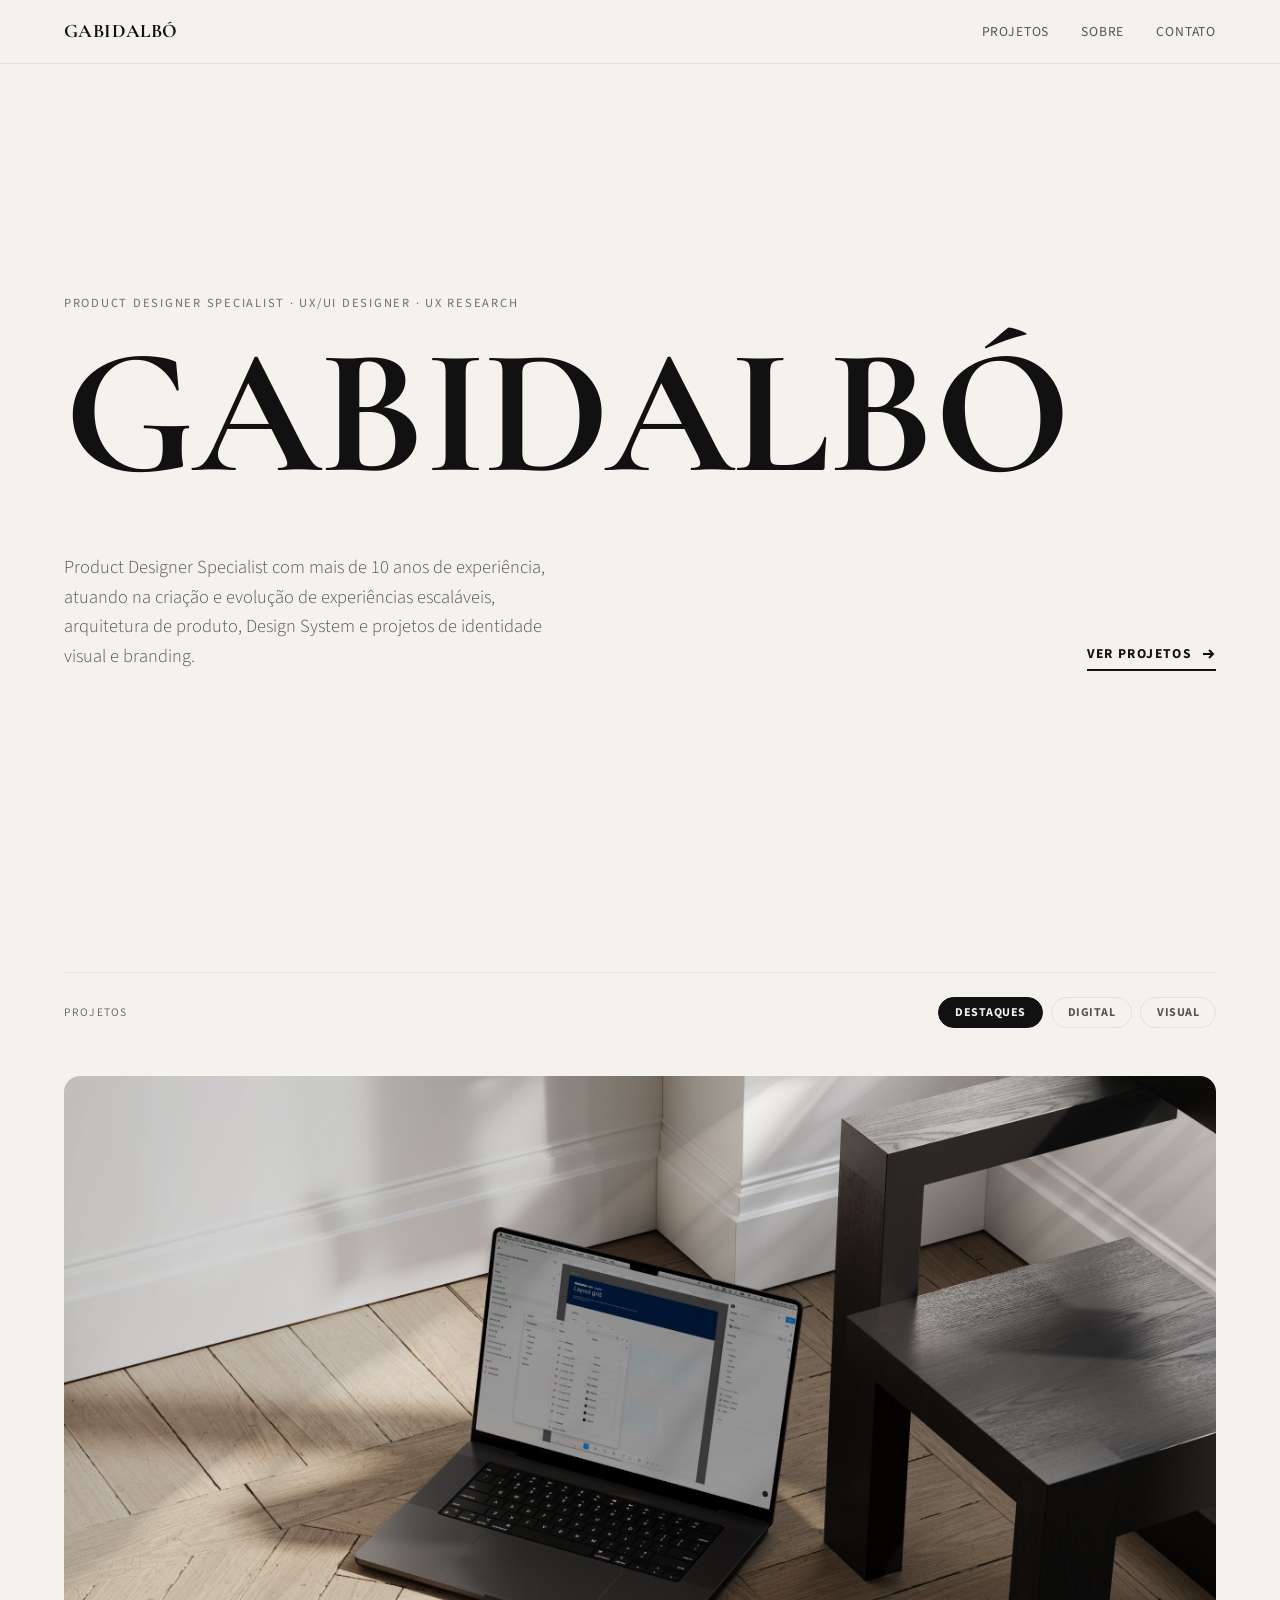
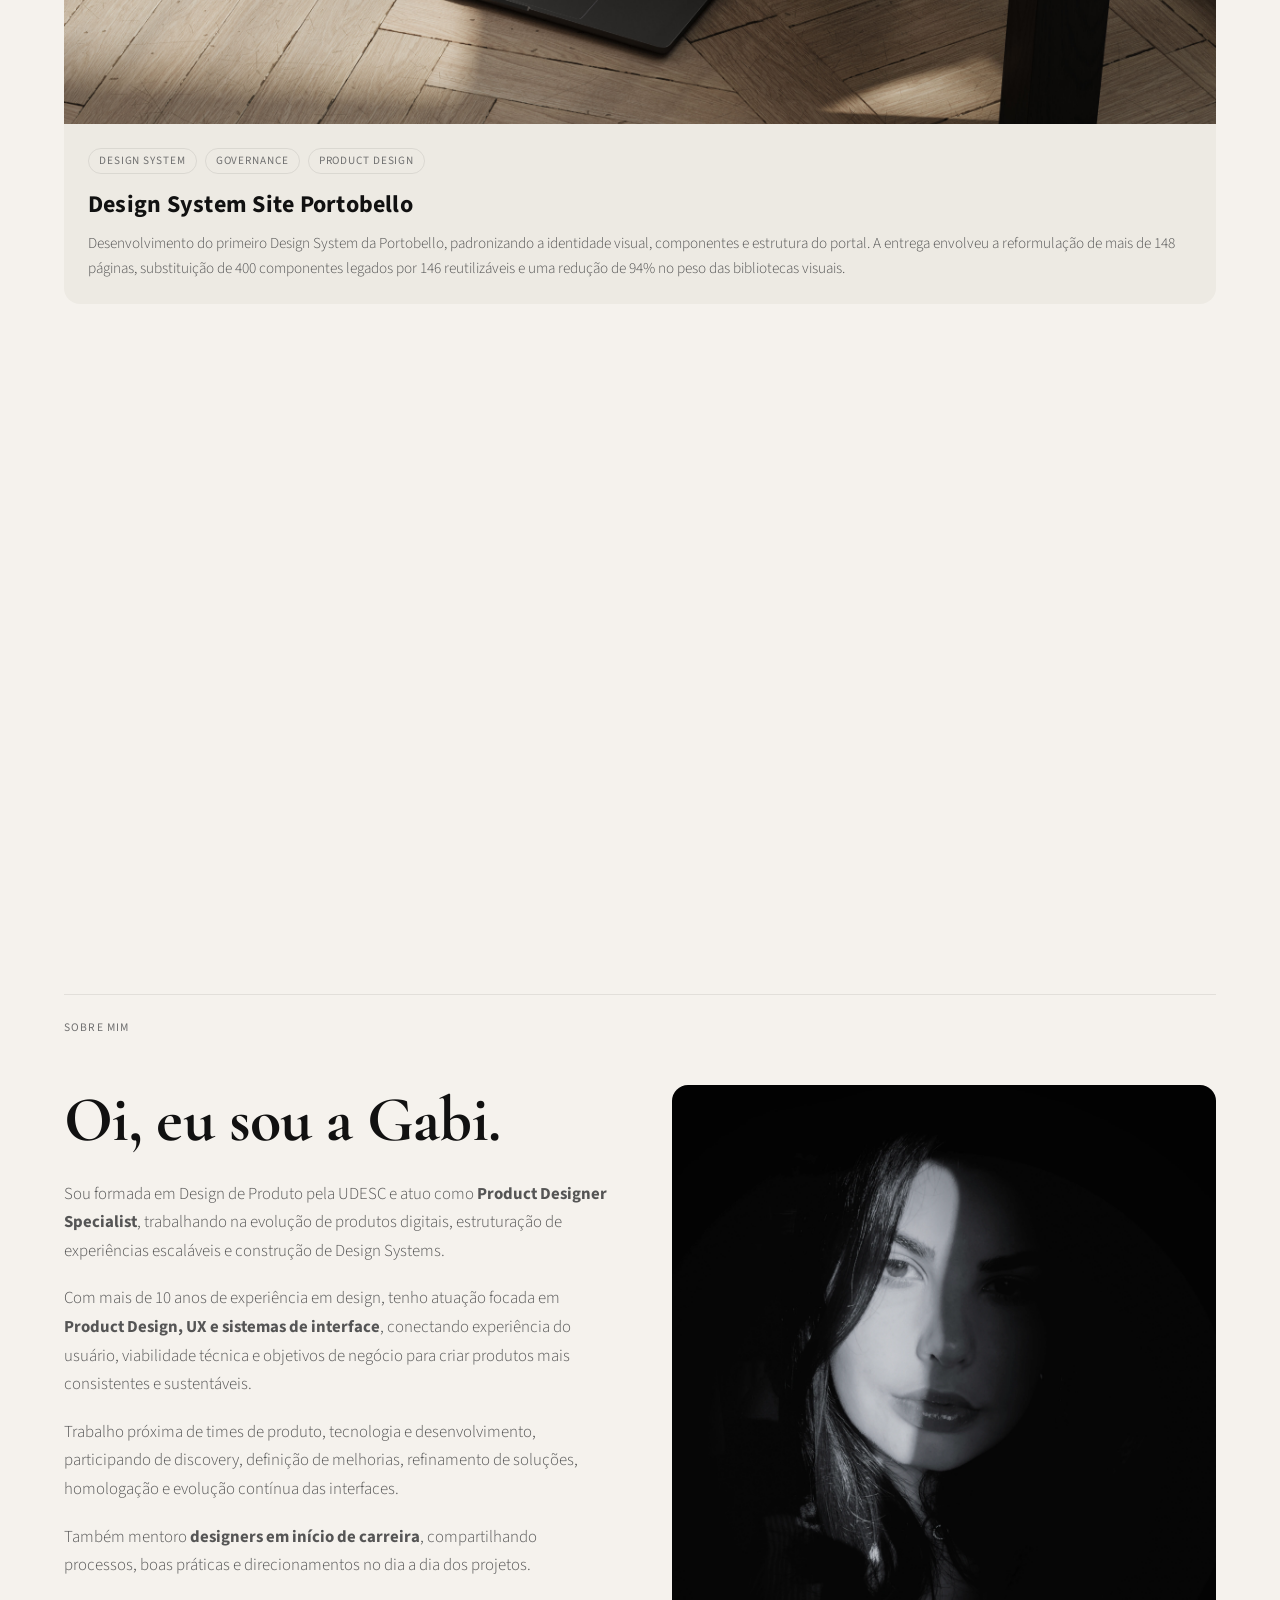
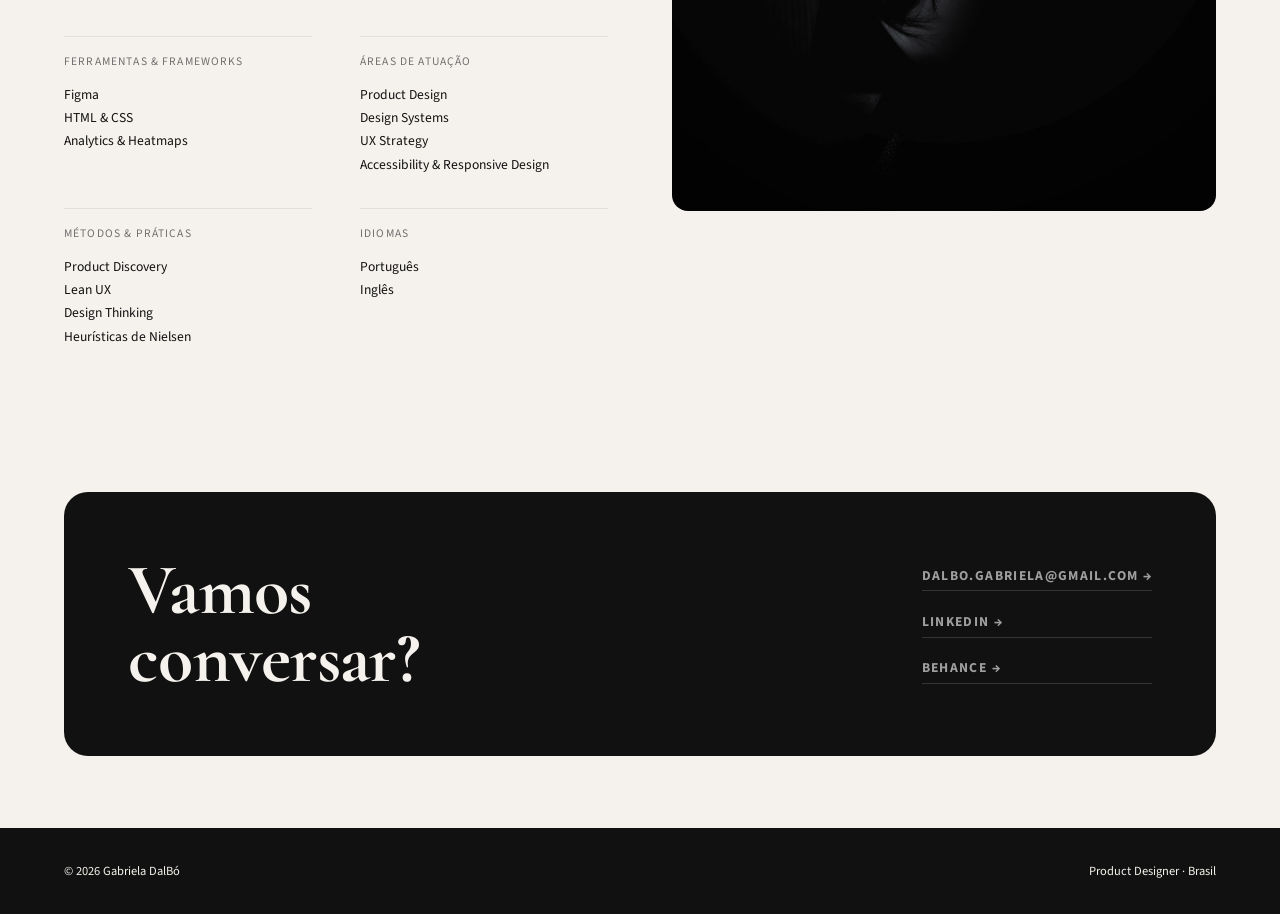
<file: index.html>
<!DOCTYPE html>
<html lang="pt-BR">
<head>
  <meta charset="UTF-8">
  <meta name="viewport" content="width=device-width, initial-scale=1.0">
  <title>Gabriela DalBó — Product Designer Specialist</title>
  <meta name="description" content="Product Designer Specialist com mais de 10 anos de experiência, atuando na criação e evolução de experiências escaláveis, arquitetura de produto, Design System e projetos de identidade visual e branding.">

  <link rel="preconnect" href="https://fonts.googleapis.com">
  <link rel="preconnect" href="https://fonts.gstatic.com" crossorigin>
  <link href="https://fonts.googleapis.com/css2?family=Cormorant+Garamond:ital,wght@0,400;0,700;1,400&family=Source+Sans+3:ital,wght@0,300;0,400;0,500;0,700;1,300&display=swap" rel="stylesheet">
  
  <link rel="stylesheet" href="style.css">
</head>
<body>

<nav id="nav">
  <a href="#" class="nav-logo" aria-label="GABIDALBÓ - Página Inicial">GABIDALBÓ</a>
  <ul class="nav-links" id="nav-links">
    <li><a href="#projetos">Projetos</a></li>
    <li><a href="#sobre">Sobre</a></li>
    <li><a href="#contato">Contato</a></li>
  </ul>
  <button class="hamburger" id="hamburger" aria-label="Abrir Menu de Navegação" aria-expanded="false" aria-controls="nav-links">
    <svg width="22" height="22" viewBox="0 0 22 22" fill="none" stroke="currentColor" stroke-width="2">
      <line id="h1" x1="2" y1="6" x2="20" y2="6"/>
      <line id="h2" x1="2" y1="11" x2="20" y2="11"/>
      <line id="h3" x1="2" y1="16" x2="20" y2="16"/>
    </svg>
  </button>
</nav>

<main>
  <section class="hero">
    <div class="hero-content">
      <p class="hero-label">Product Designer Specialist · UX/UI Designer · UX Research</p>
      <h1 class="hero-title">
        GABI<br class="mobile-only">DALBÓ
      </h1>
      <div class="hero-bottom">
        <p class="hero-bio">
          Product Designer Specialist com mais de 10 anos de experiência, atuando na criação e evolução de experiências escaláveis, arquitetura de produto, Design System e projetos de identidade visual e branding.
        </p>
        <a href="#projetos" class="hero-cta">
          Ver projetos
          <svg width="16" height="16" viewBox="0 0 16 16" fill="none" stroke="currentColor" stroke-width="2" aria-hidden="true">
            <path d="M3 8h10M9 4l4 4-4 4"/>
          </svg>
        </a>
      </div>
    </div>
  </section>

  <section id="projetos" aria-label="Meus Projetos">
    <div class="section-header">
      <span class="section-title">Projetos</span>
      <div class="filter-container" role="group" aria-label="Filtrar projetos">
        <button class="filter-btn active" data-filter="featured" aria-pressed="true">Destaques</button>
        <button class="filter-btn" data-filter="digital" aria-pressed="false">Digital</button>
        <button class="filter-btn" data-filter="visual" aria-pressed="false">Visual</button>
      </div>
    </div>

    <div class="projects-grid">
      <a href="ds-portobello.html" class="project-card large" data-featured="true">
        <img src="img/capa-ds.webp" alt="Visualização prévia do Design System Portobello" class="project-img">
        <div class="project-info">
          <div class="project-tags">
            <span class="tag">Design System</span>
            <span class="tag">Governance</span>
            <span class="tag">Product Design</span>
          </div>
          <h3 class="project-name">Design System Site Portobello</h3>
          <p class="project-desc">Desenvolvimento do primeiro Design System da Portobello, padronizando a identidade visual, componentes e estrutura do portal. A entrega envolveu a reformulação de mais de 148 páginas, substituição de 400 componentes legados por 146 reutilizáveis e uma redução de 94% no peso das bibliotecas visuais.</p>
        </div>
        <div class="project-arrow">
          <svg viewBox="0 0 16 16" aria-hidden="true"><path d="M3 8h10M9 4l4 4-4 4"/></svg>
        </div>
      </a>

      <a href="site-portobello.html" class="project-card" data-featured="true">
        <img src="img/capa-site.webp" alt="Visualização prévia do Site Portobello Shop" class="project-img">
        <div class="project-info">
          <div class="project-tags">
            <span class="tag">UX Research</span>
            <span class="tag">UI Design</span>
            <span class="tag">Web</span>
          </div>
          <h3 class="project-name">Site PB Shop</h3>
          <p class="project-desc">Reformulação do site da Portobello Shop com foco na reorganização da navegação, melhoria da experiência do usuário e evolução da gestão de conteúdo entre as diferentes unidades de negócio da marca.</p>
        </div>
        <div class="project-arrow">
          <svg viewBox="0 0 16 16" aria-hidden="true"><path d="M3 8h10M9 4l4 4-4 4"/></svg>
        </div>
      </a>

      <a href="shop-360.html" class="project-card" data-featured="true">
        <img src="img/capa-360.webp" alt="Visualização prévia do Shop 360" class="project-img">
        <div class="project-info">
          <div class="project-tags">
            <span class="tag">Product Design</span>
            <span class="tag">SaaS</span>
            <span class="tag">B2B</span>
          </div>
          <h3 class="project-name">Shop 360</h3>
          <p class="project-desc">Desenvolvimento das interfaces do Shop360, plataforma de vendas da Portobello Shop, com criação das telas do produto desde as primeiras versões e estruturação inicial do Design System.</p>
        </div>
        <div class="project-arrow">
          <svg viewBox="0 0 16 16" aria-hidden="true"><path d="M3 8h10M9 4l4 4-4 4"/></svg>
        </div>
      </a>

      <a href="app-arq.html" class="project-card" data-category="digital" data-featured="false">
        <img src="img/capa-app-arq.webp" alt="Visualização prévia do aplicativo mobile +Arquitetura" class="project-img">
        <div class="project-info">
          <div class="project-tags">
            <span class="tag">Product Design</span>
            <span class="tag">iOS/Android</span>
            <span class="tag">Mobile</span>
          </div>
          <h3 class="project-name">App +Arquitetura</h3>
          <p class="project-desc">Redesign do aplicativo +Arquitetura, canal de relacionamento da Portobello com especificadores. O projeto partiu de uma atualização de identidade visual e evoluiu para uma revisão estrutural dos fluxos do produto.</p>
        </div>
        <div class="project-arrow">
          <svg viewBox="0 0 16 16" aria-hidden="true"><path d="M3 8h10M9 4l4 4-4 4"/></svg>
        </div>
      </a>

      <div class="project-card is-locked" data-category="digital" data-featured="false">
        <img src="img/capa-app-cuidar.webp" alt="Visualização prévia do Aplicativo Cuid@r - Projeto em desenvolvimento" class="project-img">
        <div class="project-info">
          <div class="project-tags">
            <span class="tag status-coming">Em breve</span> 
          </div>
          <h3 class="project-name">Aplicativo Cuid@r</h3>
          <p class="project-desc">Desenvolvimento da UI de um aplicativo criado para auxiliar pacientes e acompanhantes com orientações antes e após procedimentos cirúrgicos, facilitando o acesso às informações e contribuindo para uma recuperação mais segura.</p>
        </div>
      </div>

         <a href="cugler.html" class="project-card" data-category="visual" data-featured="false">
        <img src="img/cugler/imagem-08.jpg" alt="Visualização prévia da identidade visual Cugler Advocacia" class="project-img">
        <div class="project-info">
          <div class="project-tags">
            <span class="tag">Branding</span>
            <span class="tag">Marca</span>
            <span class="tag">ID Visual</span>
          </div>
          <h3 class="project-name">Cugler - Advocacia</h3>
          <p class="project-desc">Criação de uma identidade visual para um escritório de advocacia, com foco em construir uma marca autêntica, atemporal e alinhada aos valores da profissão.</p>
        </div>
        <div class="project-arrow">
          <svg viewBox="0 0 16 16" aria-hidden="true"><path d="M3 8h10M9 4l4 4-4 4"/></svg>
        </div>
      </a>

      <div class="project-card is-locked" data-category="visual" data-featured="false">
        <img src="img/capa-adknown1.jpg" alt="Visualização do projeto de branding Adknow - Em breve" class="project-img">
        <div class="project-info">
          <div class="project-tags">
            <span class="tag status-coming">Em breve</span> 
          </div>
          <h3 class="project-name">Adknow</h3> 
          <p class="project-desc">Mais em breve.</p>
        </div>
      </div>

      <div class="project-card is-locked" data-category="visual" data-featured="false">
        <img src="img/capa-rafa-martins.jpg" alt="Visualização prévia do logotipo e branding Rafa Martins Doces & Salgados - Em breve" class="project-img">
        <div class="project-info">
          <div class="project-tags">
            <span class="tag status-coming">Em breve</span> 
          </div>
          <h3 class="project-name">Rafa Martins - Doces & Salgados</h3> 
          <p class="project-desc">Mais em breve.</p>
        </div>
      </div>

      <div class="project-card is-locked" data-category="visual" data-featured="false">
        <img src="img/capa-experience-portobello.jpg" alt="Catálogo visual da Coleção Portobello Experience - Em breve" class="project-img">
        <div class="project-info">
          <div class="project-tags">
            <span class="tag status-coming">Em breve</span> 
          </div>
          <h3 class="project-name">Coleção Portobello Experience</h3> 
          <p class="project-desc">Mais em breve.</p>
        </div>
      </div>
    </div>
  </section>

  <section id="sobre" aria-label="Sobre mim">
    <div class="section-header">
      <span class="section-title">Sobre mim</span>
    </div>

    <div class="about-grid">
      <div class="about-text">
        <h2>Oi, eu sou a Gabi.</h2>
        <p>
          Sou formada em Design de Produto pela UDESC e atuo como <b>Product Designer Specialist</b>, trabalhando na evolução de produtos digitais, estruturação de experiências escaláveis e construção de Design Systems.
        </p>
        <p>
          Com mais de 10 anos de experiência em design, tenho atuação focada em <b>Product Design, UX e sistemas de interface</b>, conectando experiência do usuário, viabilidade técnica e objetivos de negócio para criar produtos mais consistentes e sustentáveis.
        </p>
        <p>
          Trabalho próxima de times de produto, tecnologia e desenvolvimento, participando de discovery, definição de melhorias, refinamento de soluções, homologação e evolução contínua das interfaces.
        </p>
        <p>
          Também mentoro <b>designers em início de carreira</b>, compartilhando processos, boas práticas e direcionamentos no dia a dia dos projetos.
        </p>

        <div class="skills-grid">
          <div class="skill-item">
            <h4>Ferramentas & frameworks</h4>
            <div class="skill-list">
              Figma<br>
              HTML & CSS<br>
              Analytics & Heatmaps
            </div>
          </div>

          <div class="skill-item">
            <h4>Áreas de atuação</h4>
            <div class="skill-list">
              Product Design<br>
              Design Systems<br>
              UX Strategy<br>
              Accessibility & Responsive Design
            </div>
          </div>

          <div class="skill-item">
            <h4>Métodos & práticas</h4>
            <div class="skill-list">
              Product Discovery<br>
              Lean UX<br>
              Design Thinking<br>
              Heurísticas de Nielsen
            </div>
          </div>

          <div class="skill-item">
            <h4>Idiomas</h4>
            <div class="skill-list">
              Português<br>
              Inglês
            </div>
          </div>
        </div>
      </div>

      <div class="about-image">
        <img src="img/gabidalbo.webp" alt="Foto profissional em estúdio de Gabriela DalBó, sorrindo de frente para a câmera">
      </div>
    </div>
  </section>

  <section id="contato" aria-label="Contato">
    <div class="contact-inner">
      <h2>Vamos conversar?</h2>
      <div class="contact-links">
        <a href="mailto:dalbo.gabriela@gmail.com" class="contact-link">dalbo.gabriela@gmail.com →</a>
        <a href="https://linkedin.com/in/gabrieladalbo" target="_blank" rel="noopener" class="contact-link">LinkedIn →</a>
        <a href="https://www.behance.net/gabrieladalbo" target="_blank" rel="noopener" class="contact-link">Behance →</a>
      </div>
    </div>
  </section>
</main>

<footer>
  <span>© 2026 Gabriela DalBó</span>
  <span>Product Designer · Brasil</span>
</footer>

<script>
  // Script de proteção de imagem e menu mobile
  document.addEventListener('contextmenu', e => { if (e.target.tagName === 'IMG') e.preventDefault(); });
  document.addEventListener('dragstart', e => { if (e.target.tagName === 'IMG') e.preventDefault(); });
  document.addEventListener('keydown', e => {
    if ((e.ctrlKey || e.metaKey) && (e.key === 's' || e.key === 'u')) e.preventDefault();
  });

  const ham = document.getElementById('hamburger');
  const nav = document.getElementById('nav');
  
  ham.addEventListener('click', () => {
    const isOpen = nav.classList.toggle('open');
    ham.setAttribute('aria-expanded', isOpen);
    document.body.style.overflow = isOpen ? 'hidden' : '';
  });

  document.querySelectorAll('.nav-links a').forEach(a => {
    a.addEventListener('click', () => {
      nav.classList.remove('open');
      ham.setAttribute('aria-expanded', 'false');
      document.body.style.overflow = '';
    });
  });

  const filterButtons = document.querySelectorAll('.filter-btn');
  const projectCards = document.querySelectorAll('.project-card');

  filterButtons.forEach(button => {
    button.addEventListener('click', () => {
      filterButtons.forEach(btn => {
        btn.classList.remove('active');
        btn.setAttribute('aria-pressed', 'false');
      });
      button.classList.add('active');
      button.setAttribute('aria-pressed', 'true');

      const filterValue = button.getAttribute('data-filter');

      projectCards.forEach(card => {
        card.style.opacity = '0';
        card.style.transform = 'scale(0.97) translateY(10px)';
        
        setTimeout(() => {
          const isFeatured = card.getAttribute('data-featured') === 'true';
          const matchesCategory = card.getAttribute('data-category') === filterValue;

          if ((filterValue === 'featured' && isFeatured) || (filterValue !== 'featured' && matchesCategory)) {
            card.classList.remove('hidden');
            setTimeout(() => {
              card.style.opacity = '1';
              card.style.transform = 'scale(1) translateY(0)';
            }, 50);
          } else {
            card.classList.add('hidden');
          }
        }, 200);
      });
    });
  });

  const obs = new IntersectionObserver((entries) => {
    entries.forEach(e => {
      const isFeatured = e.target.getAttribute('data-featured') === 'true';
      if (e.isIntersecting && isFeatured) {
        e.target.style.opacity = '1';
        e.target.style.transform = 'translateY(0) scale(1)';
        obs.unobserve(e.target);
      }
    });
  }, { threshold: 0.02 });

  projectCards.forEach(c => {
    if (c.getAttribute('data-featured') === 'true') {
      c.style.opacity = '0';
      c.style.transform = 'translateY(24px) scale(1)';
      c.style.transition = 'opacity 0.5s ease, transform 0.5s cubic-bezier(0.16,1,0.3,1)';
      obs.observe(c);
    } else {
      c.classList.add('hidden');
    }
  });
</script>
</body>
</html>
</file>
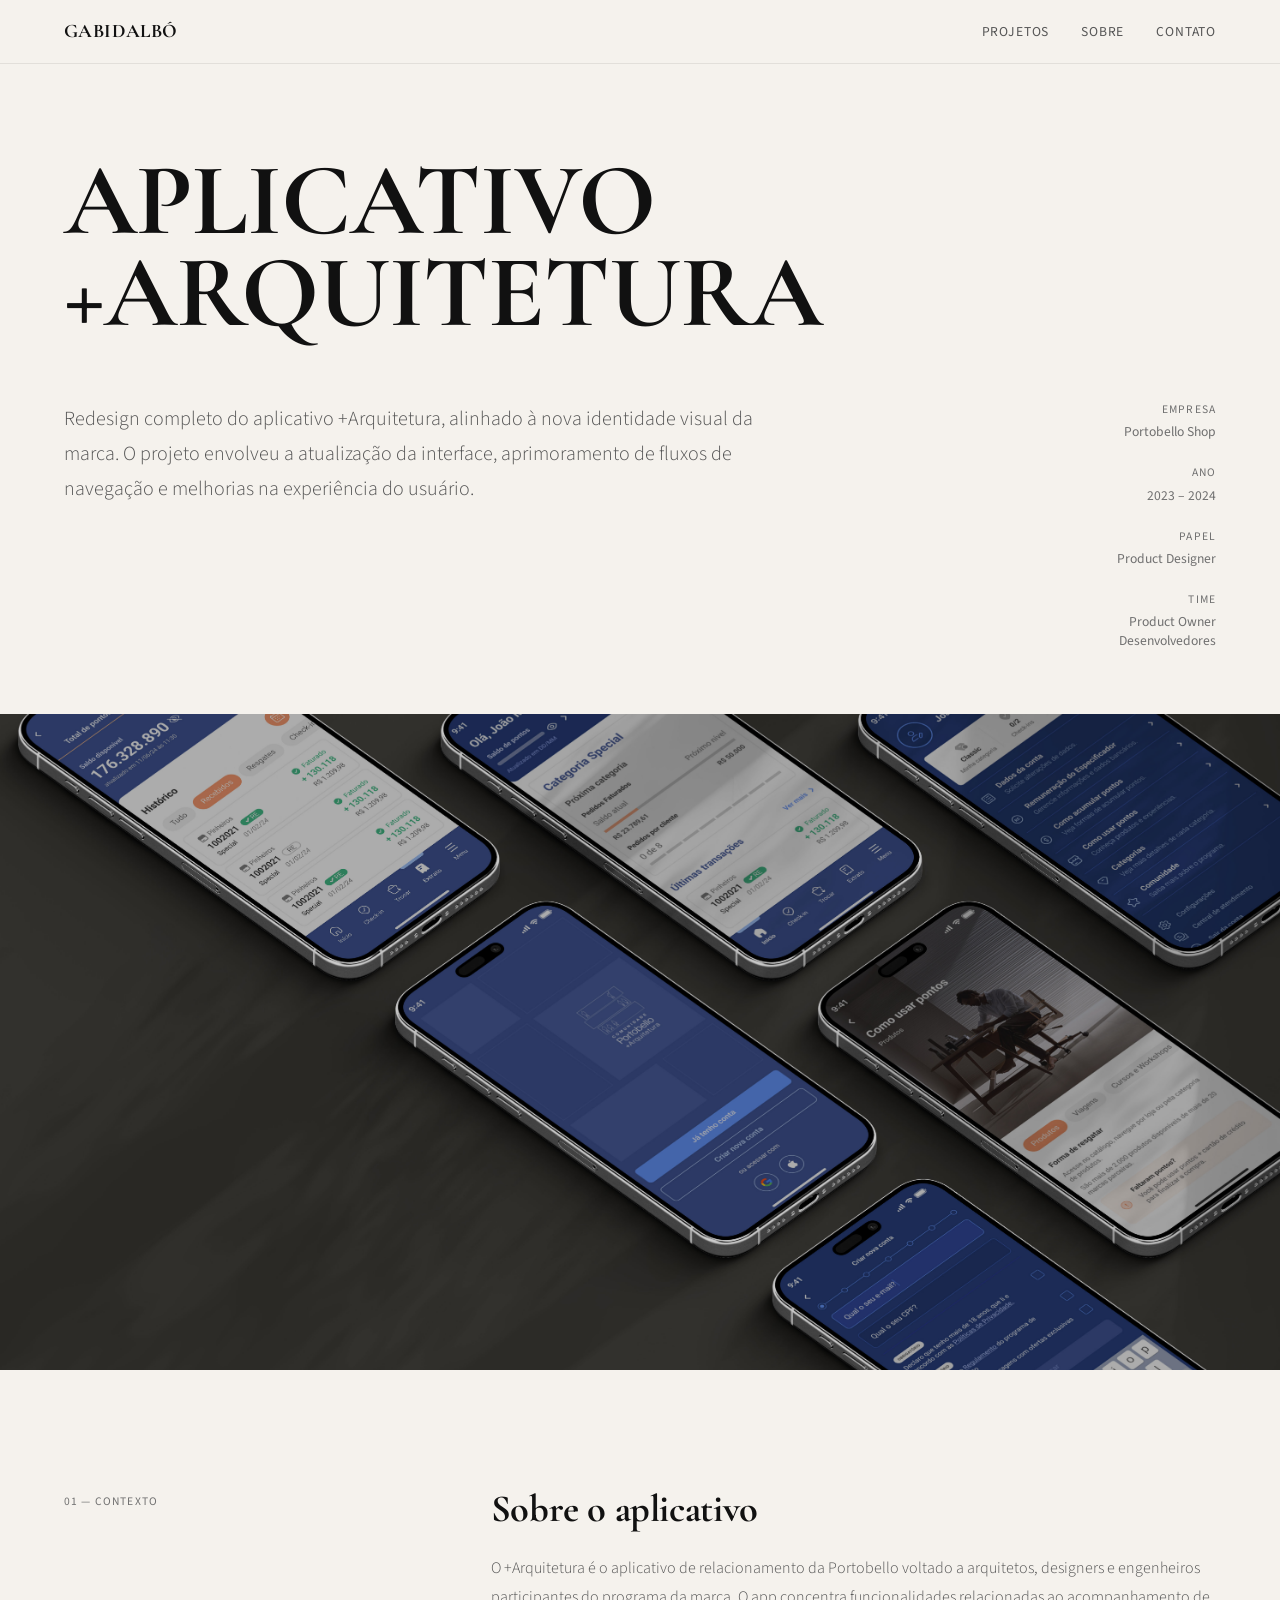
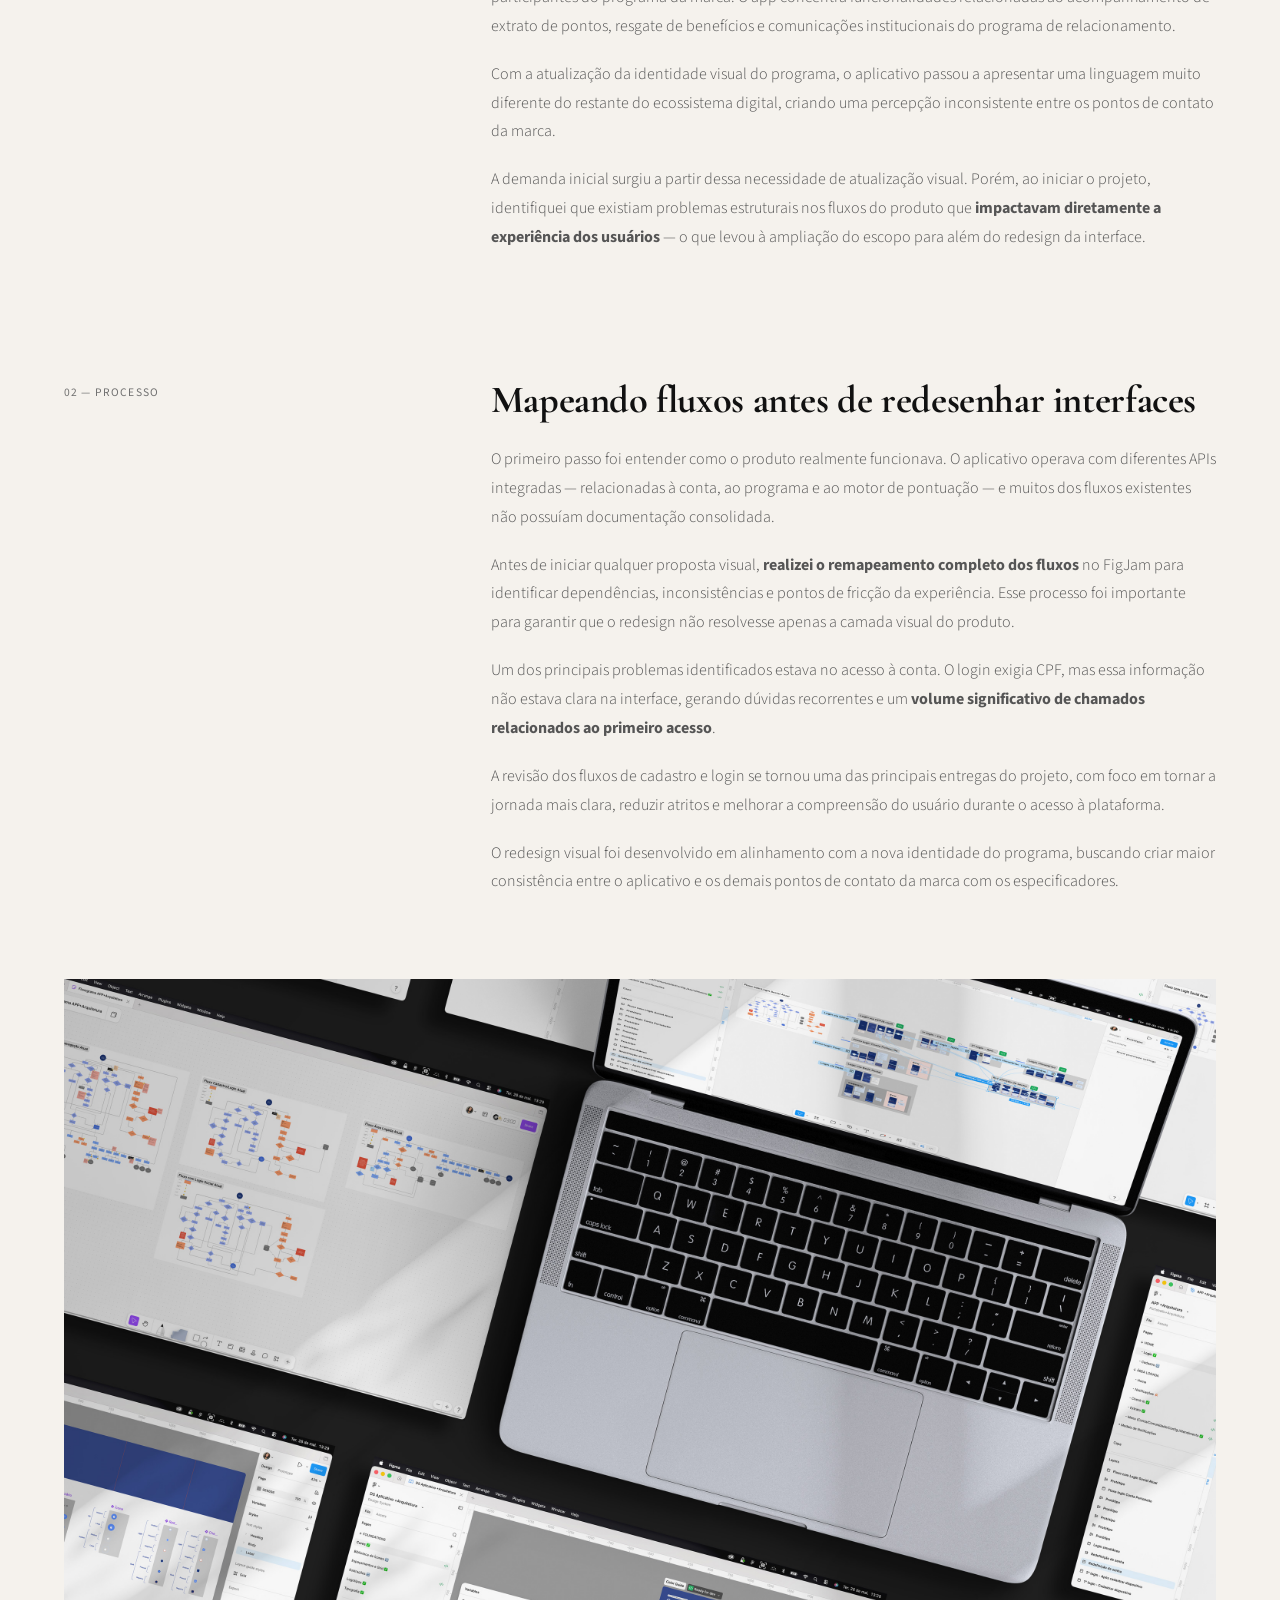
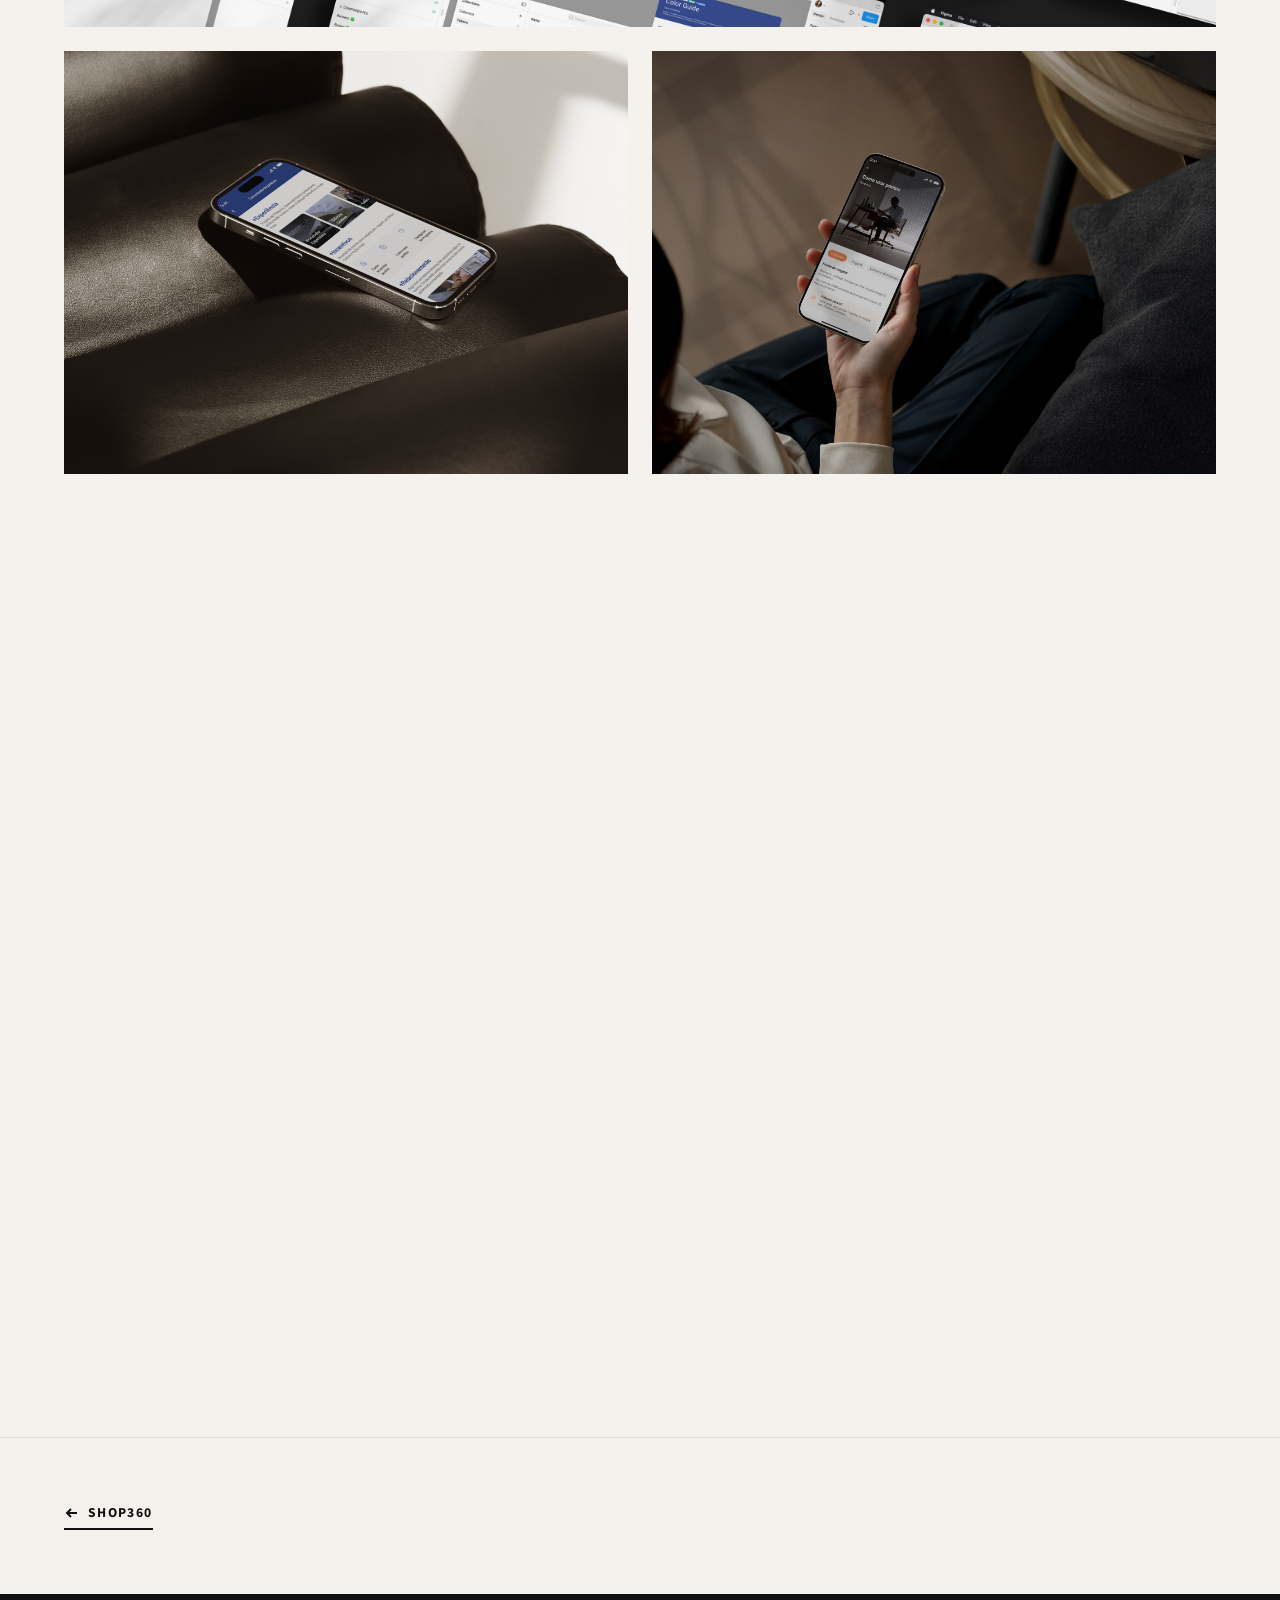
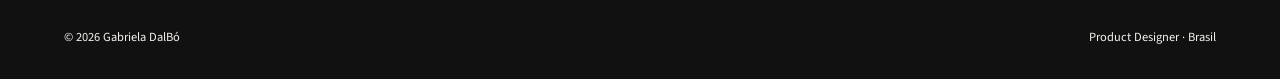
<file: app-arq.html>
<!DOCTYPE html>
<html lang="pt-BR">
<head>
  <meta charset="UTF-8">
  <meta name="viewport" content="width=device-width, initial-scale=1.0">
  <title>Aplicativo +Arquitetura — GABIDALBÓ</title>
  <meta name="description" content="Redesign completo do aplicativo +Arquitetura da Portobello, com atualização de interface, revisão dos fluxos de login e cadastro e adaptação para Android.">
  
  <link rel="preconnect" href="https://fonts.googleapis.com">
  <link rel="preconnect" href="https://fonts.gstatic.com" crossorigin>
  <link href="https://fonts.googleapis.com/css2?family=Cormorant+Garamond:ital,wght@0,400;0,700;1,400&family=Source+Sans+3:ital,wght@0,300;0,400;0,500;0,700;1,300&display=swap" rel="stylesheet">
  
  <link rel="stylesheet" href="style.css">
</head>
<body>

<nav id="nav">
  <a href="index.html" class="nav-logo" aria-label="GABIDALBÓ - Voltar para Home">GABIDALBÓ</a>
  <ul class="nav-links" id="nav-links">
    <li><a href="index.html#projetos">Projetos</a></li>
    <li><a href="index.html#sobre">Sobre</a></li>
    <li><a href="index.html#contato">Contato</a></li>
  </ul>
  <button class="hamburger" id="hamburger" aria-label="Abrir Menu" aria-expanded="false" aria-controls="nav-links">
    <svg width="22" height="22" viewBox="0 0 22 22" fill="none" stroke="currentColor" stroke-width="2">
      <line id="h1" x1="2" y1="6" x2="20" y2="6"/>
      <line id="h2" x1="2" y1="11" x2="20" y2="11"/>
      <line id="h3" x1="2" y1="16" x2="20" y2="16"/>
    </svg>
  </button>
</nav>

<main>
  <header class="projeto-header">
    <h1>Aplicativo<br>+Arquitetura</h1>
  </header>

  <div class="intro-full">
    <div class="intro-textos">
      <p class="resumo">Redesign completo do aplicativo +Arquitetura, alinhado à nova identidade visual da marca. O projeto envolveu a atualização da interface, aprimoramento de fluxos de navegação e melhorias na experiência do usuário.</p>
    </div>

<div class="projeto-header-meta">
  <div class="meta-item">
    <strong>Empresa</strong>
    <span>Portobello Shop</span>
  </div>
  <div class="meta-item">
    <strong>Ano</strong>
    <span>2023 – 2024</span>
  </div>
  <div class="meta-item">
    <strong>Papel</strong>
    <span>Product Designer</span>
  </div>
  <div class="meta-item">
    <strong>Time</strong>
    <span>Product Owner<br>Desenvolvedores</span>
  </div>
</div></div>
  

  <div class="hero-img-full">
    <img src="img/capa-app-arq.webp" alt="Maquetes de smartphones exibindo a nova interface do aplicativo +Arquitetura" style="width: 100%; height: 100%; object-fit: cover; display: block;">
  </div>

  <section class="content-section">
    <div class="content-cols">
      <span class="content-label">01 — contexto</span>
      <div class="content-body">
        <h2>Sobre o aplicativo</h2>
        <p>O +Arquitetura é o aplicativo de relacionamento da Portobello voltado a arquitetos, designers e engenheiros participantes do programa da marca. O app concentra funcionalidades relacionadas ao acompanhamento de extrato de pontos, resgate de benefícios e comunicações institucionais do programa de relacionamento.</p>
        <p>Com a atualização da identidade visual do programa, o aplicativo passou a apresentar uma linguagem muito diferente do restante do ecossistema digital, criando uma percepção inconsistente entre os pontos de contato da marca.</p>
        <p>A demanda inicial surgiu a partir dessa necessidade de atualização visual. Porém, ao iniciar o projeto, identifiquei que existiam problemas estruturais nos fluxos do produto que <b>impactavam diretamente a experiência dos usuários</b> — o que levou à ampliação do escopo para além do redesign da interface.</p>
      </div>
    </div>
  </section>

  <section class="content-section">
    <div class="content-cols">
      <span class="content-label">02 — processo</span>
      <div class="content-body">
        <h2>Mapeando fluxos antes de redesenhar interfaces</h2>
        <p>O primeiro passo foi entender como o produto realmente funcionava. O aplicativo operava com diferentes APIs integradas — relacionadas à conta, ao programa e ao motor de pontuação — e muitos dos fluxos existentes não possuíam documentação consolidada.</p>
        <p>Antes de iniciar qualquer proposta visual, <b>realizei o remapeamento completo dos fluxos</b> no FigJam para identificar dependências, inconsistências e pontos de fricção da experiência. Esse processo foi importante para garantir que o redesign não resolvesse apenas a camada visual do produto.</p>
        <p>Um dos principais problemas identificados estava no acesso à conta. O login exigia CPF, mas essa informação não estava clara na interface, gerando dúvidas recorrentes e um <b>volume significativo de chamados relacionados ao primeiro acesso</b>.</p>
        <p>A revisão dos fluxos de cadastro e login se tornou uma das principais entregas do projeto, com foco em tornar a jornada mais clara, reduzir atritos e melhorar a compreensão do usuário durante o acesso à plataforma.</p>
        <p>O redesign visual foi desenvolvido em alinhamento com a nova identidade do programa, buscando criar maior consistência entre o aplicativo e os demais pontos de contato da marca com os especificadores.</p>    
      </div>
    </div>
    <div class="timeline-img">
      <img src="img/AppMaisArq/imagem-01.webp" alt="Arquitetura de fluxos e mapeamento lógico das APIs de login integradas no FigJam" style="width: 100%; height: 100%; object-fit: cover; display: block;">
    </div>
    <div style="padding: 1.5rem 0 0;">
      <div class="img-grid-2">
        <img src="img/AppMaisArq/imagem-03.webp" alt="Telas da interface nova do aplicativo mostrando as áreas institucionais" style="width: 100%; height: auto; aspect-ratio: 4/3; object-fit: cover;">
        <img src="img/AppMaisArq/imagem-06.webp" alt="Tela da área de benefícios dos resgates de pontos" style="width: 100%; height: auto; aspect-ratio: 4/3; object-fit: cover;">
      </div>
    </div>
  </section>

  <section class="content-section">
    <div class="content-cols">
      <span class="content-label">03 — resultado</span>
      <div class="content-body">
        <h2>Impactos do redesign na experiência do produto</h2>
        <p>O aplicativo foi publicado com as novas interfaces e os fluxos revisados. Após a atualização da jornada de login, <b>os chamados relacionados a problemas de acesso diminuíram</b>, principalmente por conta da melhoria na clareza das informações e orientações dentro da interface.</p>
        <p>O projeto também corrigiu uma limitação técnica da versão anterior: as interfaces haviam sido desenhadas considerando apenas dispositivos iOS. O redesign incluiu a <b>adaptação para Android</b>, ampliando o acesso ao aplicativo para todos os usuários do programa.</p>
        <p>Além das melhorias visuais e funcionais, o remapeamento dos fluxos deixou uma base estrutural mais organizada para futuras evoluções do produto, consolidando pela primeira vez a documentação completa das jornadas existentes no aplicativo.</p>
      </div>
    </div>
    <div style="padding: 5vw 0 0;">
      <div class="img-grid-3">
        <img src="img/AppMaisArq/imagem-02.webp" alt="Visualização do novo fluxo de check-in de eventos" style="width: 100%; height: auto; aspect-ratio: 4/3; object-fit: cover; ">
        <img src="img/AppMaisArq/imagem-08.webp" alt="Modal de aviso para atualização do app" style="width: 100%; height: auto; aspect-ratio: 4/3; object-fit: cover;">
        <img src="img/AppMaisArq/imagem-07.webp" alt="Mockup final das telas do programa de relacionamento atualizadas no iOS" style="width: 100%; height: auto; aspect-ratio: 4/3; object-fit: cover; ">
      </div>
    </div>
  </section>
</main>

<br><br><br>
<div class="project-navigation">
  <a href="shop-360.html" class="nav-btn prev">
    <svg width="16" height="16" viewBox="0 0 16 16" fill="none" stroke="currentColor" stroke-width="2" aria-hidden="true">
      <path d="M3 8h10M9 4l4 4-4 4"/>
    </svg>
    Shop360
  </a>
</div>
<footer>
  <span>© 2026 Gabriela DalBó</span>
  <span>Product Designer · Brasil</span>
</footer>

<script>
  const ham = document.getElementById('hamburger');
  const nav = document.getElementById('nav');
  
  ham.addEventListener('click', () => {
    const isOpen = nav.classList.toggle('open');
    ham.setAttribute('aria-expanded', isOpen);
    document.body.style.overflow = isOpen ? 'hidden' : '';
  });

  document.querySelectorAll('.nav-links a').forEach(a => {
    a.addEventListener('click', () => {
      nav.classList.remove('open');
      ham.setAttribute('aria-expanded', 'false');
      document.body.style.overflow = '';
    });
  });

  document.addEventListener('contextmenu', e => { if (e.target.tagName === 'IMG') e.preventDefault(); });
  document.addEventListener('dragstart', e => { if (e.target.tagName === 'IMG') e.preventDefault(); });
  document.addEventListener('keydown', e => {
    if ((e.ctrlKey || e.metaKey) && (e.key === 's' || e.key === 'u')) e.preventDefault();
  });

  const revealObs = new IntersectionObserver((entries) => {
    entries.forEach(entry => {
      if (entry.isIntersecting) {
        entry.target.classList.add('is-visible');
        revealObs.unobserve(entry.target);
      }
    });
  }, { threshold: 0.15 });

  document.querySelectorAll('.content-section, .hero-img-full, .timeline-img, .img-grid-2, .img-grid-3').forEach(el => {
    el.classList.add('reveal');
    revealObs.observe(el);
  });
</script>
</body>
</html>
</file>
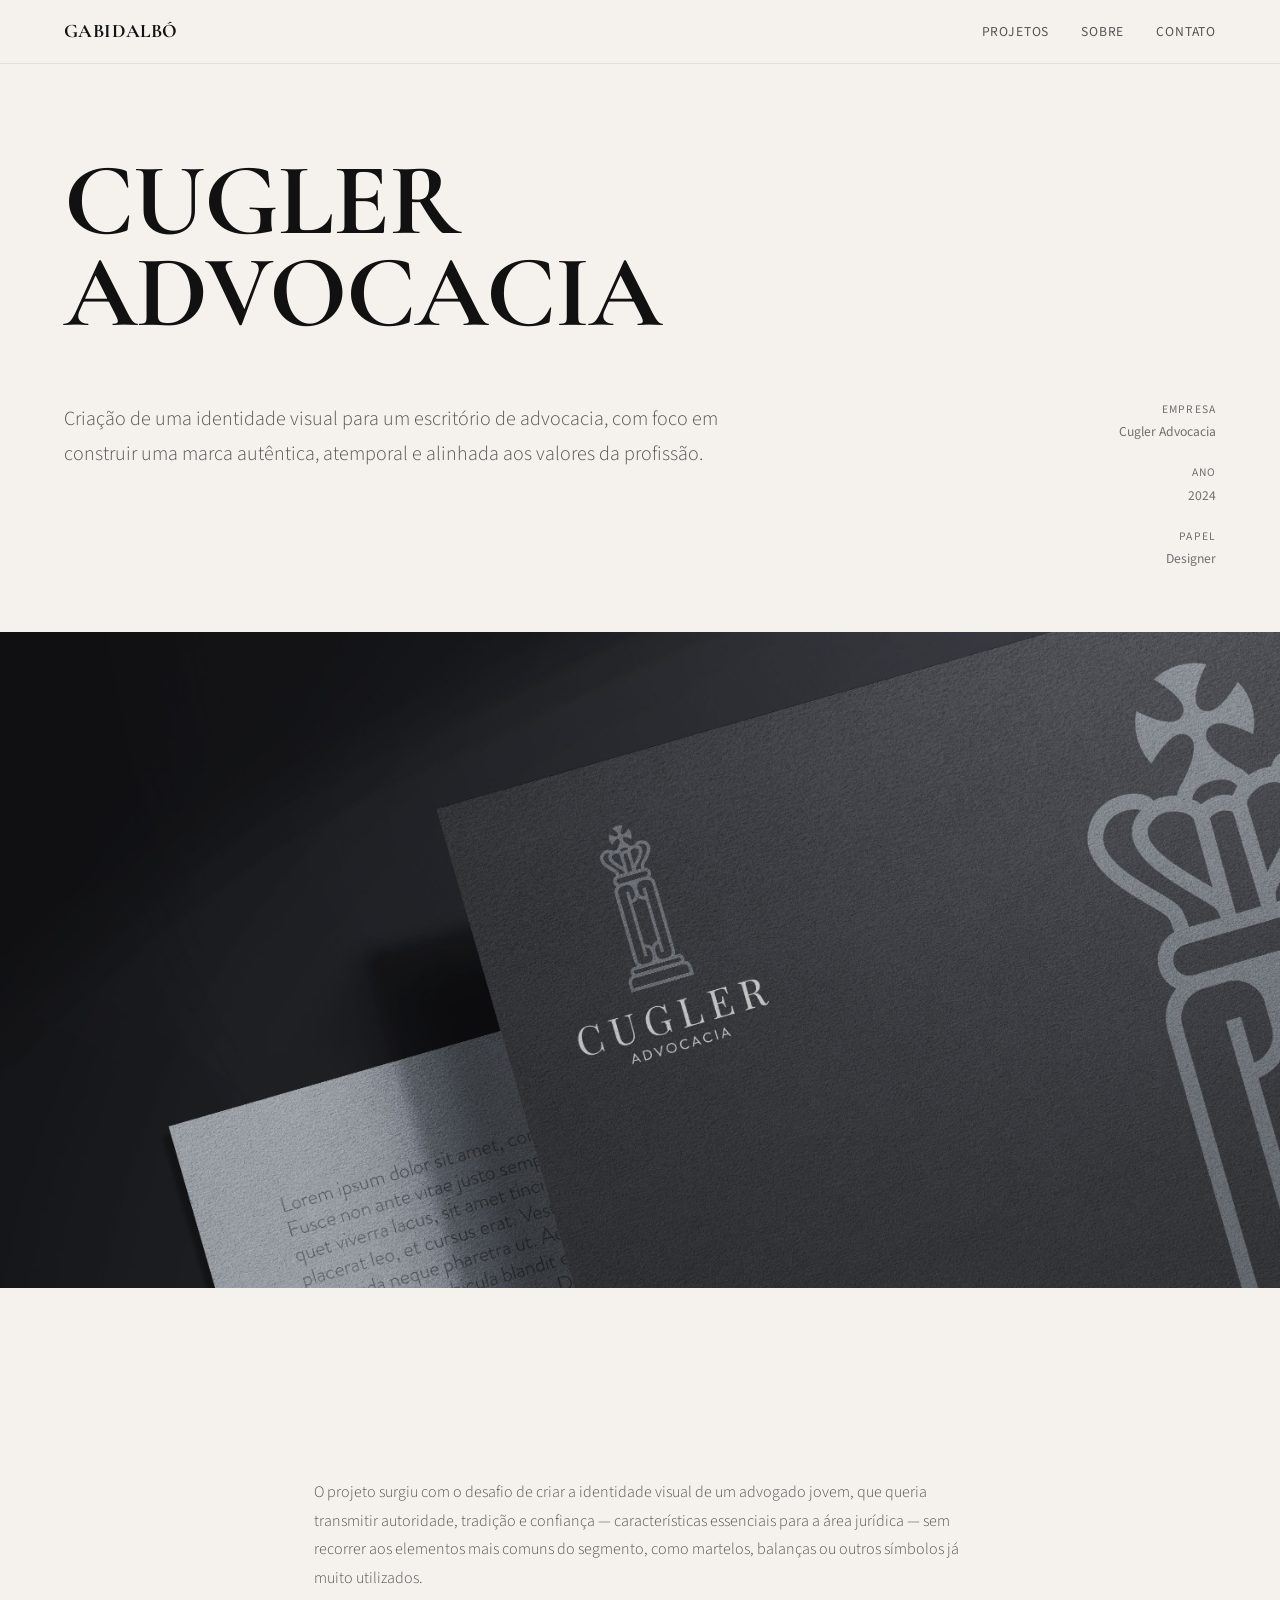
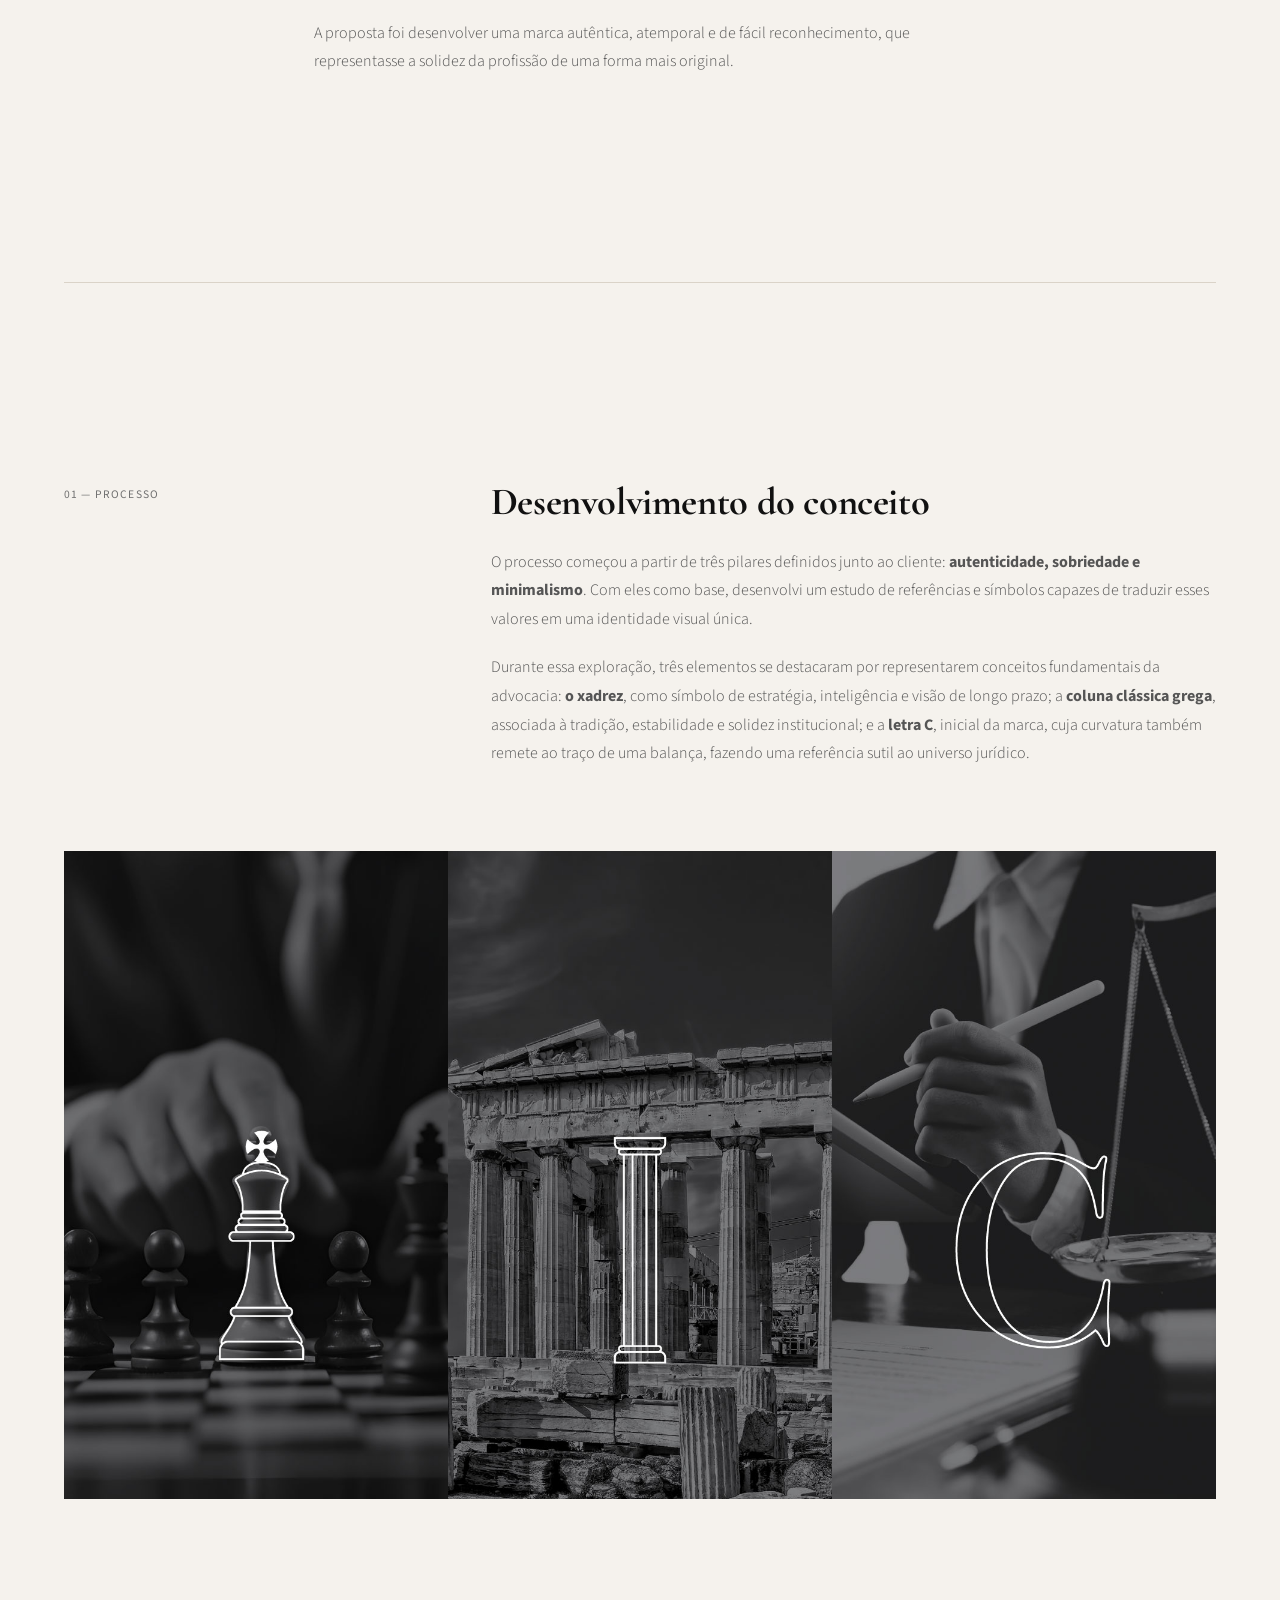
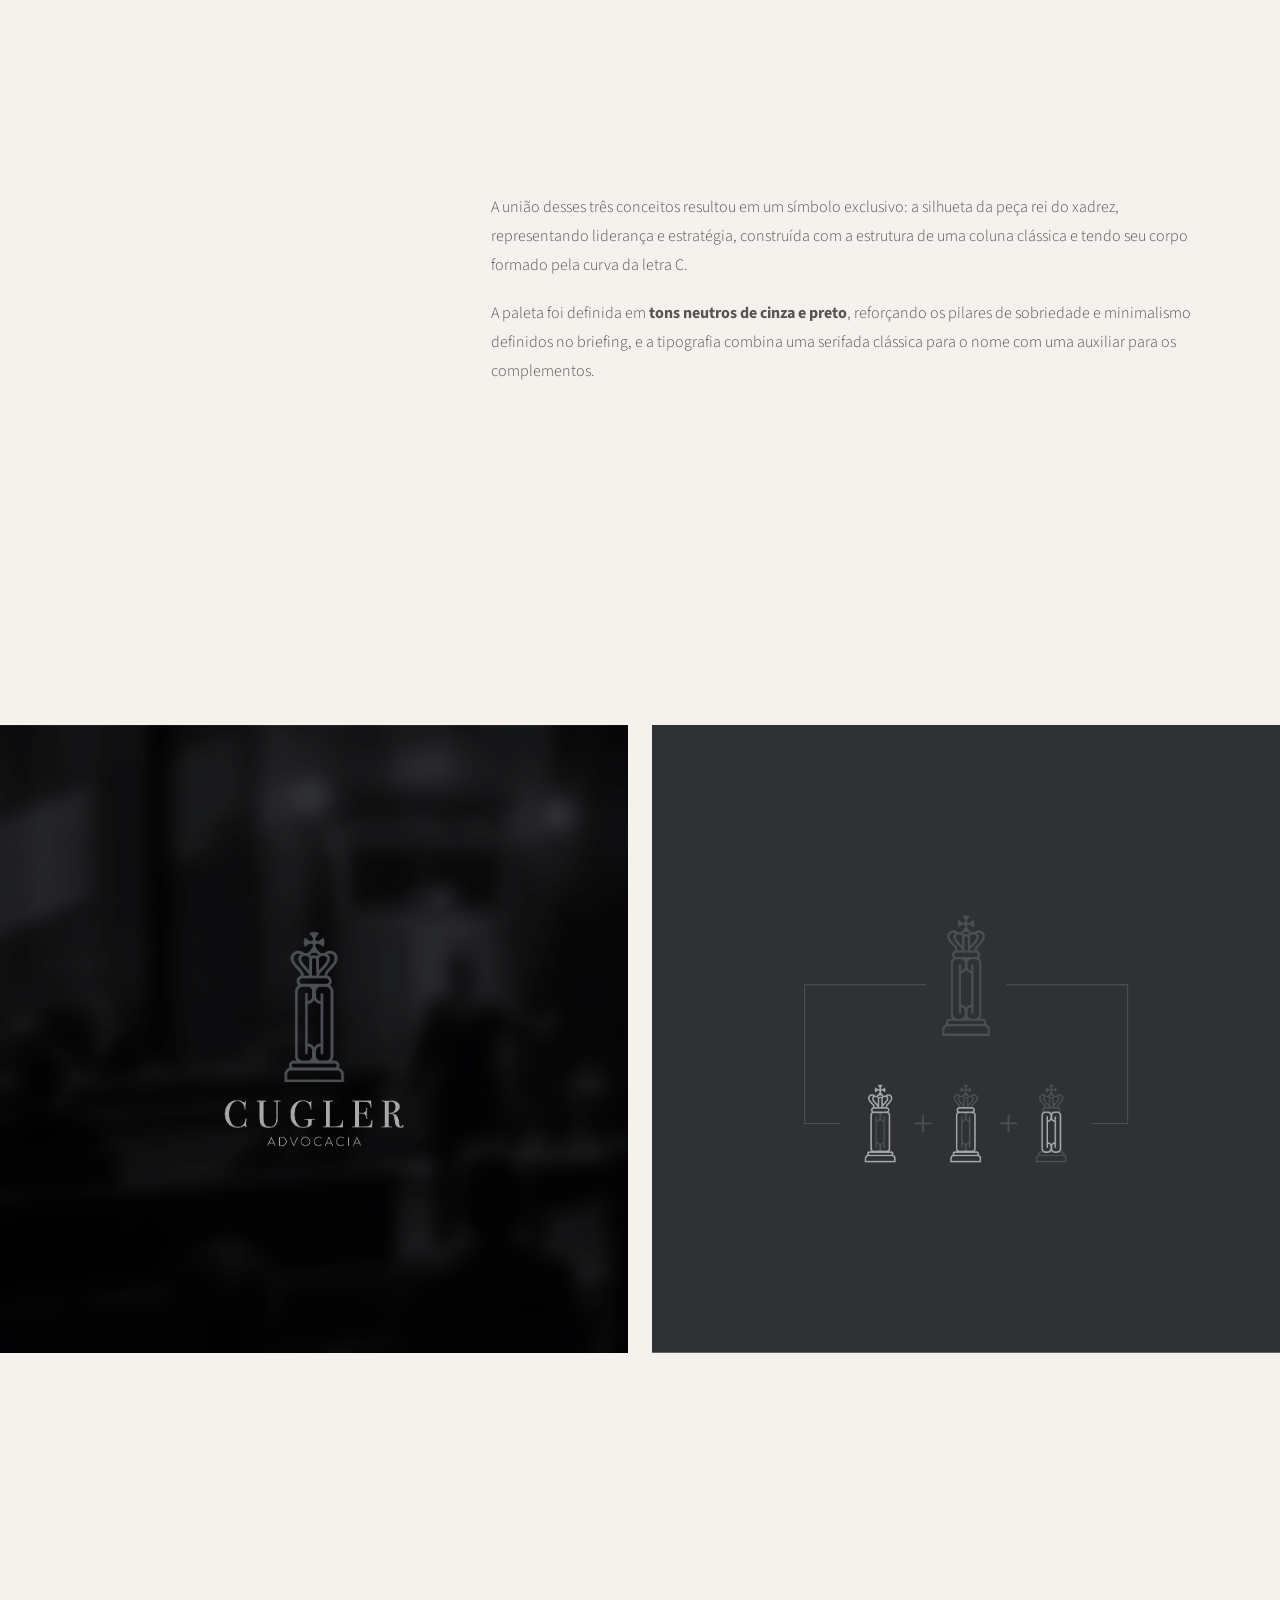
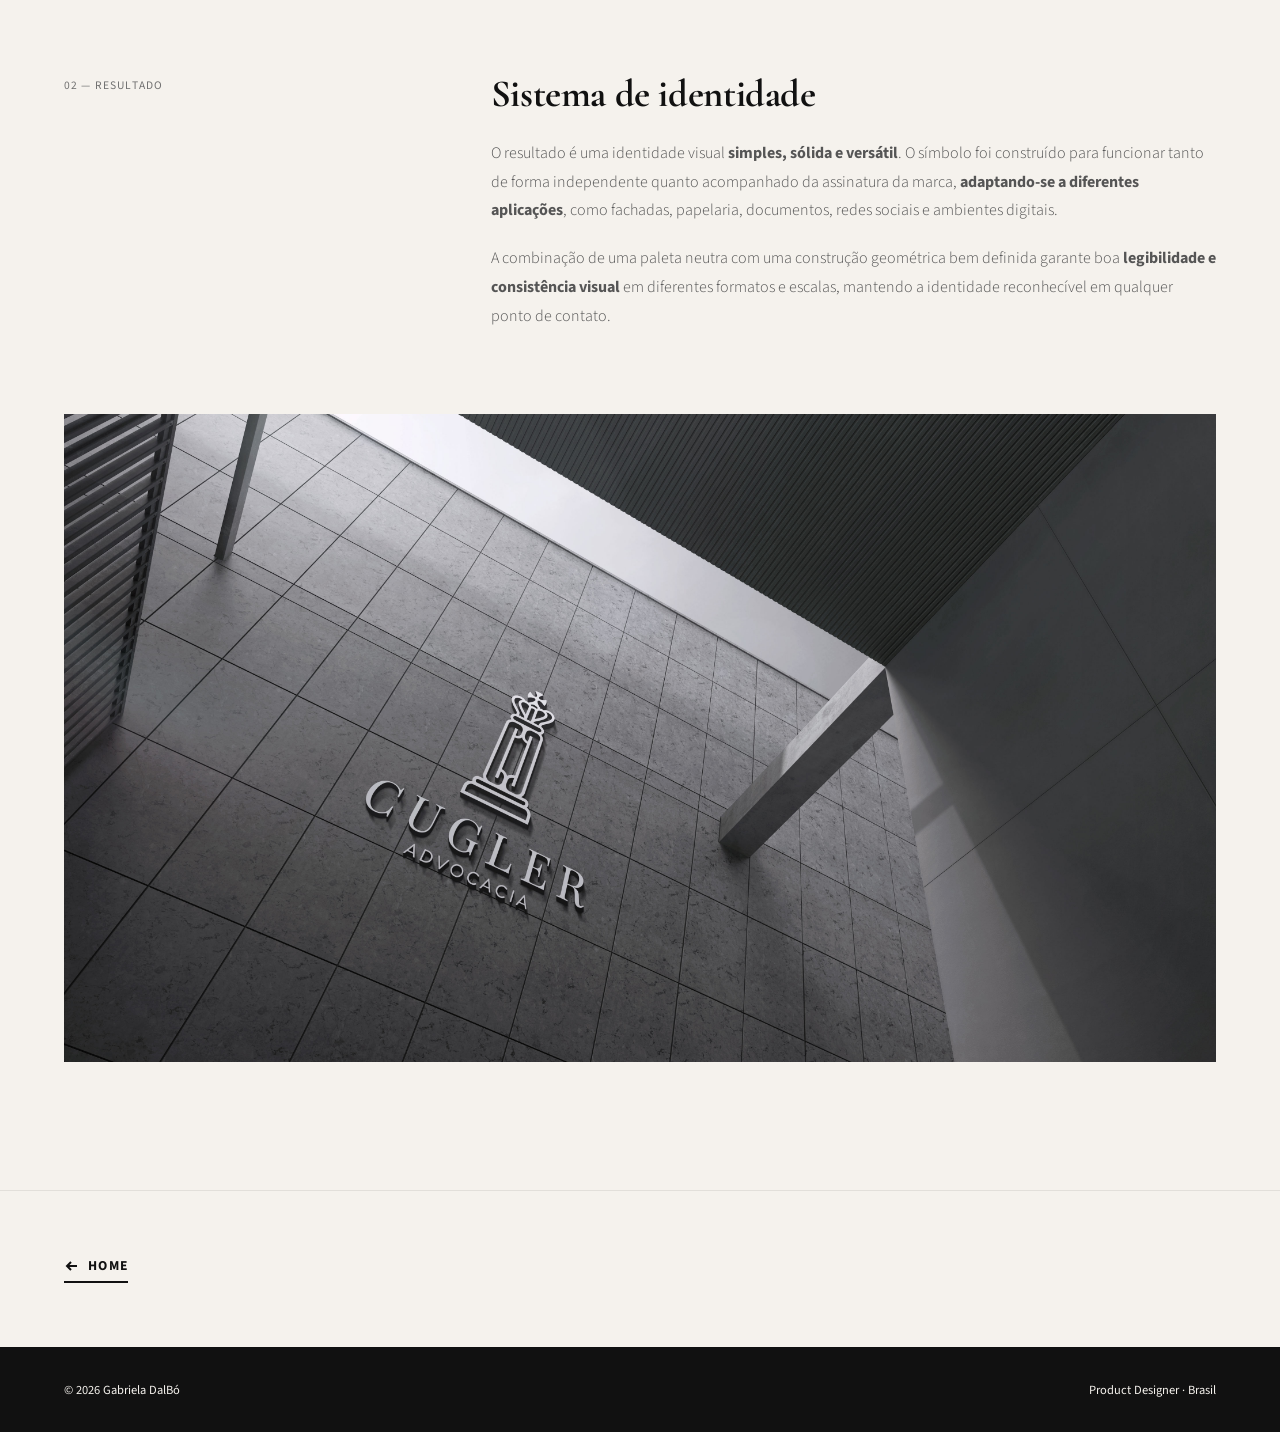
<file: cugler.html>
<!DOCTYPE html>
<html lang="pt-BR">
<head>
  <meta charset="UTF-8">
  <meta name="viewport" content="width=device-width, initial-scale=1.0">
  <title>Cugler Advocacia — GABIDALBÓ</title>
  <meta name="description" content="Criação da identidade visual da Cugler Advocacia, construindo uma marca autêntica, atemporal e alinhada aos valores da profissão jurídica.">
  
  <link rel="preconnect" href="https://fonts.googleapis.com">
  <link rel="preconnect" href="https://fonts.gstatic.com" crossorigin>
  <link href="https://fonts.googleapis.com/css2?family=Cormorant+Garamond:ital,wght@0,400;0,700;1,400&family=Source+Sans+3:ital,wght@0,300;0,400;0,500;0,700;1,300&display=swap" rel="stylesheet">
  
  <link rel="stylesheet" href="style.css">
</head>
<body>

<nav id="nav">
  <a href="index.html" class="nav-logo" aria-label="GABIDALBÓ - Voltar para Home">GABIDALBÓ</a>
  <ul class="nav-links" id="nav-links">
    <li><a href="index.html#projetos">Projetos</a></li>
    <li><a href="index.html#sobre">Sobre</a></li>
    <li><a href="index.html#contato">Contato</a></li>
  </ul>
  <button class="hamburger" id="hamburger" aria-label="Abrir Menu" aria-expanded="false" aria-controls="nav-links">
    <svg width="22" height="22" viewBox="0 0 22 22" fill="none" stroke="currentColor" stroke-width="2">
      <line id="h1" x1="2" y1="6" x2="20" y2="6"/>
      <line id="h2" x1="2" y1="11" x2="20" y2="11"/>
      <line id="h3" x1="2" y1="16" x2="20" y2="16"/>
    </svg>
  </button>
</nav>
<main>
<header class="projeto-header">
  <h1>Cugler<br>Advocacia</h1>
</header>

<div class="intro-full">
  <div class="intro-textos">
    <p class="resumo">Criação de uma identidade visual para um escritório de advocacia, com foco em construir uma marca autêntica, atemporal e alinhada aos valores da profissão.</p>  </div>

  <div class="projeto-header-meta">
    <div class="meta-item">
      <strong>Empresa</strong>
      <span>Cugler Advocacia</span>
    </div>
    <div class="meta-item">
      <strong>Ano</strong>
      <span>2024</span>
    </div>
    <div class="meta-item">
      <strong>Papel</strong>
      <span>Designer</span>
    </div>
  </div>
</div>

<div class="hero-img-full">
  <img src="img/cugler/imagem-08.jpg" alt="Imagem do logo aplicado em papelaria" style="width: 100%; height: 100%; object-fit: cover; display: block;">
</div>



  <section class="content-section centered">
    <div class="content-cols" style="padding: 0px 5vw 5rem;">
      <div class="content-body">
        <p>O projeto surgiu com o desafio de criar a identidade visual de um advogado jovem, que queria transmitir autoridade, tradição e confiança — características essenciais para a área jurídica — sem recorrer aos elementos mais comuns do segmento, como martelos, balanças ou outros símbolos já muito utilizados.</p><br><p> A proposta foi desenvolver uma marca autêntica, atemporal e de fácil reconhecimento, que representasse a solidez da profissão de uma forma mais original.</p>
      </div>
    </div>
  </section>
   
<section class="content-section" style="padding: 0px 5vw 9rem;">
  <hr class="divider">
</section>

<section class="content-section" >
  <div class="content-cols">
    <span class="content-label">01 — Processo</span>
    <div class="content-body">
    <h2>Desenvolvimento do conceito</h2>
    <p>O processo começou a partir de três pilares definidos junto ao cliente: <b>autenticidade, sobriedade e minimalismo</b>. Com eles como base, desenvolvi um estudo de referências e símbolos capazes de traduzir esses valores em uma identidade visual única. </p>

<p>Durante essa exploração, três elementos se destacaram por representarem conceitos fundamentais da advocacia: <b>o xadrez</b>, como símbolo de estratégia, inteligência e visão de longo prazo; a <b>coluna clássica grega</b>, associada à tradição, estabilidade e solidez institucional; e a <b>letra C</b>, inicial da marca, cuja curvatura também remete ao traço de uma balança, fazendo uma referência sutil ao universo jurídico.</p>

  </div>
  </div>

      <div class="timeline-img">
      <img src="img/cugler/imagem-02.jpg" alt="Imagem com os 3 símbolos que compõem a marca" style="width: 100%; height: 100%; object-fit: cover; display: block;">
    </div>
</section>

<section class="content-section" style="padding: 15rem 5vw 20rem;">
  <div class="content-cols" >
    <span class="content-label"></span>
    <div class="content-body">
<p>A união desses três conceitos resultou em um símbolo exclusivo: a silhueta da peça rei do xadrez, representando liderança e estratégia, construída com a estrutura de uma coluna clássica e tendo seu corpo formado pela curva da letra C.</p>
<p>A paleta foi definida em <b>tons neutros de cinza e preto</b>, reforçando os pilares de sobriedade e minimalismo definidos no briefing, e a tipografia combina uma serifada clássica para o nome com uma auxiliar para os complementos.</p>
  </div>
  </div>

  
</section>


  <div class="img-grid-2">
    <img src="img/cugler/imagem-04.jpg" alt="Referência dos símbolos da marca" style="width: 100%; height: auto; aspect-ratio: 1/1; object-fit: cover; ">
    
    <img src="img/cugler/imagem-01.jpg" alt="Construção dos símbolos" style="width: 100%; height: auto; aspect-ratio: 1/1; object-fit: cover; ">
  </div>

    


<section class="content-section" style="padding: 20rem 5vw 8rem;">
  <div class="content-cols">
    <span class="content-label">02 — Resultado</span>
    <div class="content-body">
      <h2>Sistema de identidade</h2>
<p>O resultado é uma identidade visual <b>simples, sólida e versátil</b>. O símbolo foi construído para funcionar tanto de forma independente quanto acompanhado da assinatura da marca, <b>adaptando-se a diferentes aplicações</b>, como fachadas, papelaria, documentos, redes sociais e ambientes digitais.</p>

<p>A combinação de uma paleta neutra com uma construção geométrica bem definida garante boa <b>legibilidade e consistência visual</b> em diferentes formatos e escalas, mantendo a identidade reconhecível em qualquer ponto de contato.</p></div>
  </div>


    <div class="timeline-img">
      <img src="img/cugler/imagem-06.jpg" alt="Logo aplicada em uma fachada" style="width: 100%; height: 100%; object-fit: cover; display: block;">
    </div>
  </section>
</main>

<div class="project-navigation">
  <a href="index.html" class="nav-btn prev">
    <svg width="16" height="16" viewBox="0 0 16 16" fill="none" stroke="currentColor" stroke-width="2">
      <path d="M3 8h10M9 4l4 4-4 4"/>
    </svg>
    Home
  </a>
</div>

<footer>
  <span>© 2026 Gabriela DalBó</span>
  <span>Product Designer · Brasil</span>
</footer>

<script>
  // Script simples de ativação do menu mobile nativo
  const ham = document.getElementById('hamburger');
  const nav = document.getElementById('nav');
  
  ham.addEventListener('click', () => {
    const isOpen = nav.classList.toggle('open');
    ham.setAttribute('aria-expanded', isOpen);
    document.body.style.overflow = isOpen ? 'hidden' : '';
  });

  document.querySelectorAll('.nav-links a').forEach(a => {
    a.addEventListener('click', () => {
      nav.classList.remove('open');
      ham.setAttribute('aria-expanded', 'false');
      document.body.style.overflow = '';
    });
  });

  document.addEventListener('contextmenu', e => { if (e.target.tagName === 'IMG') e.preventDefault(); });
  document.addEventListener('dragstart', e => { if (e.target.tagName === 'IMG') e.preventDefault(); });
  document.addEventListener('keydown', e => {
    if ((e.ctrlKey || e.metaKey) && (e.key === 's' || e.key === 'u')) e.preventDefault();
  });

  const revealObs = new IntersectionObserver((entries) => {
    entries.forEach(entry => {
      if (entry.isIntersecting) {
        entry.target.classList.add('is-visible');
        revealObs.unobserve(entry.target);
      }
    });
  }, { threshold: 0.15 });

  document.querySelectorAll('.content-section, .hero-img-full, .timeline-img, .img-grid-2, .img-grid-3').forEach(el => {
    el.classList.add('reveal');
    revealObs.observe(el);
  });
</script>
</body>
</html>
</file>
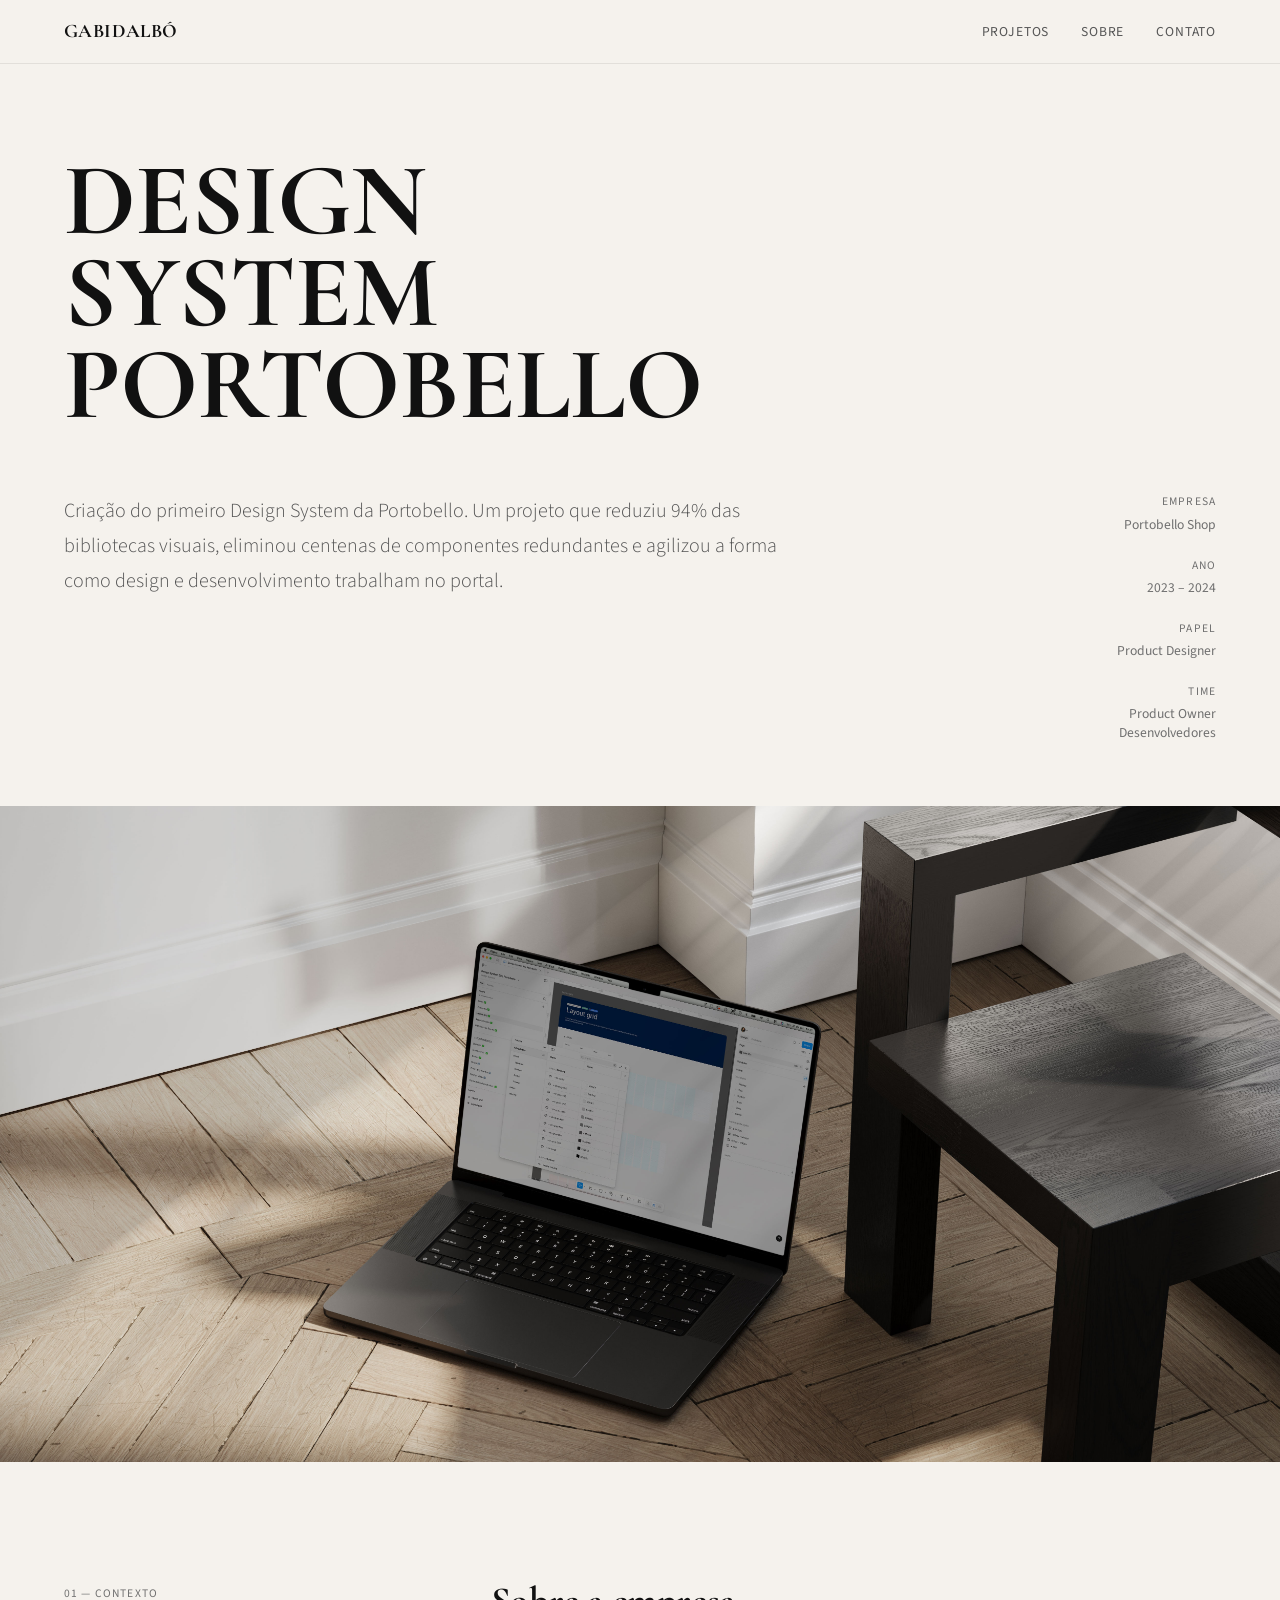
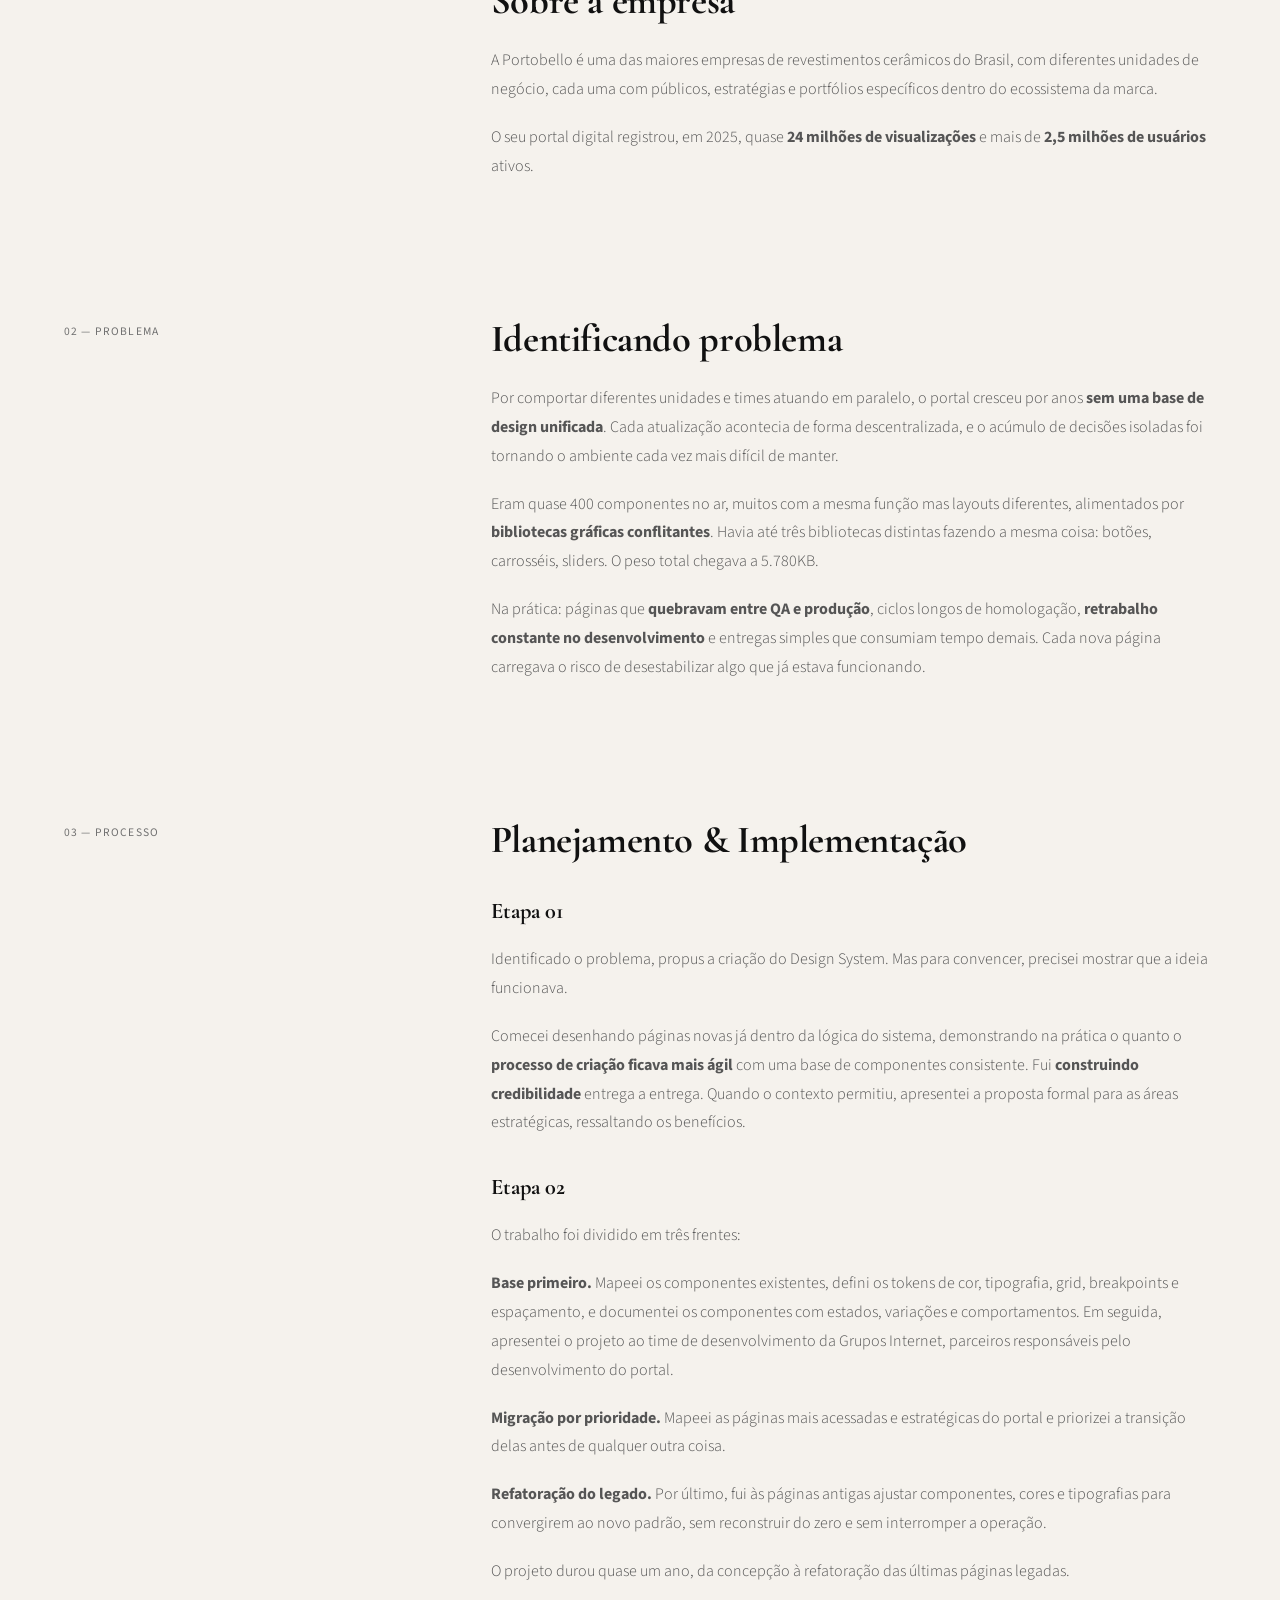
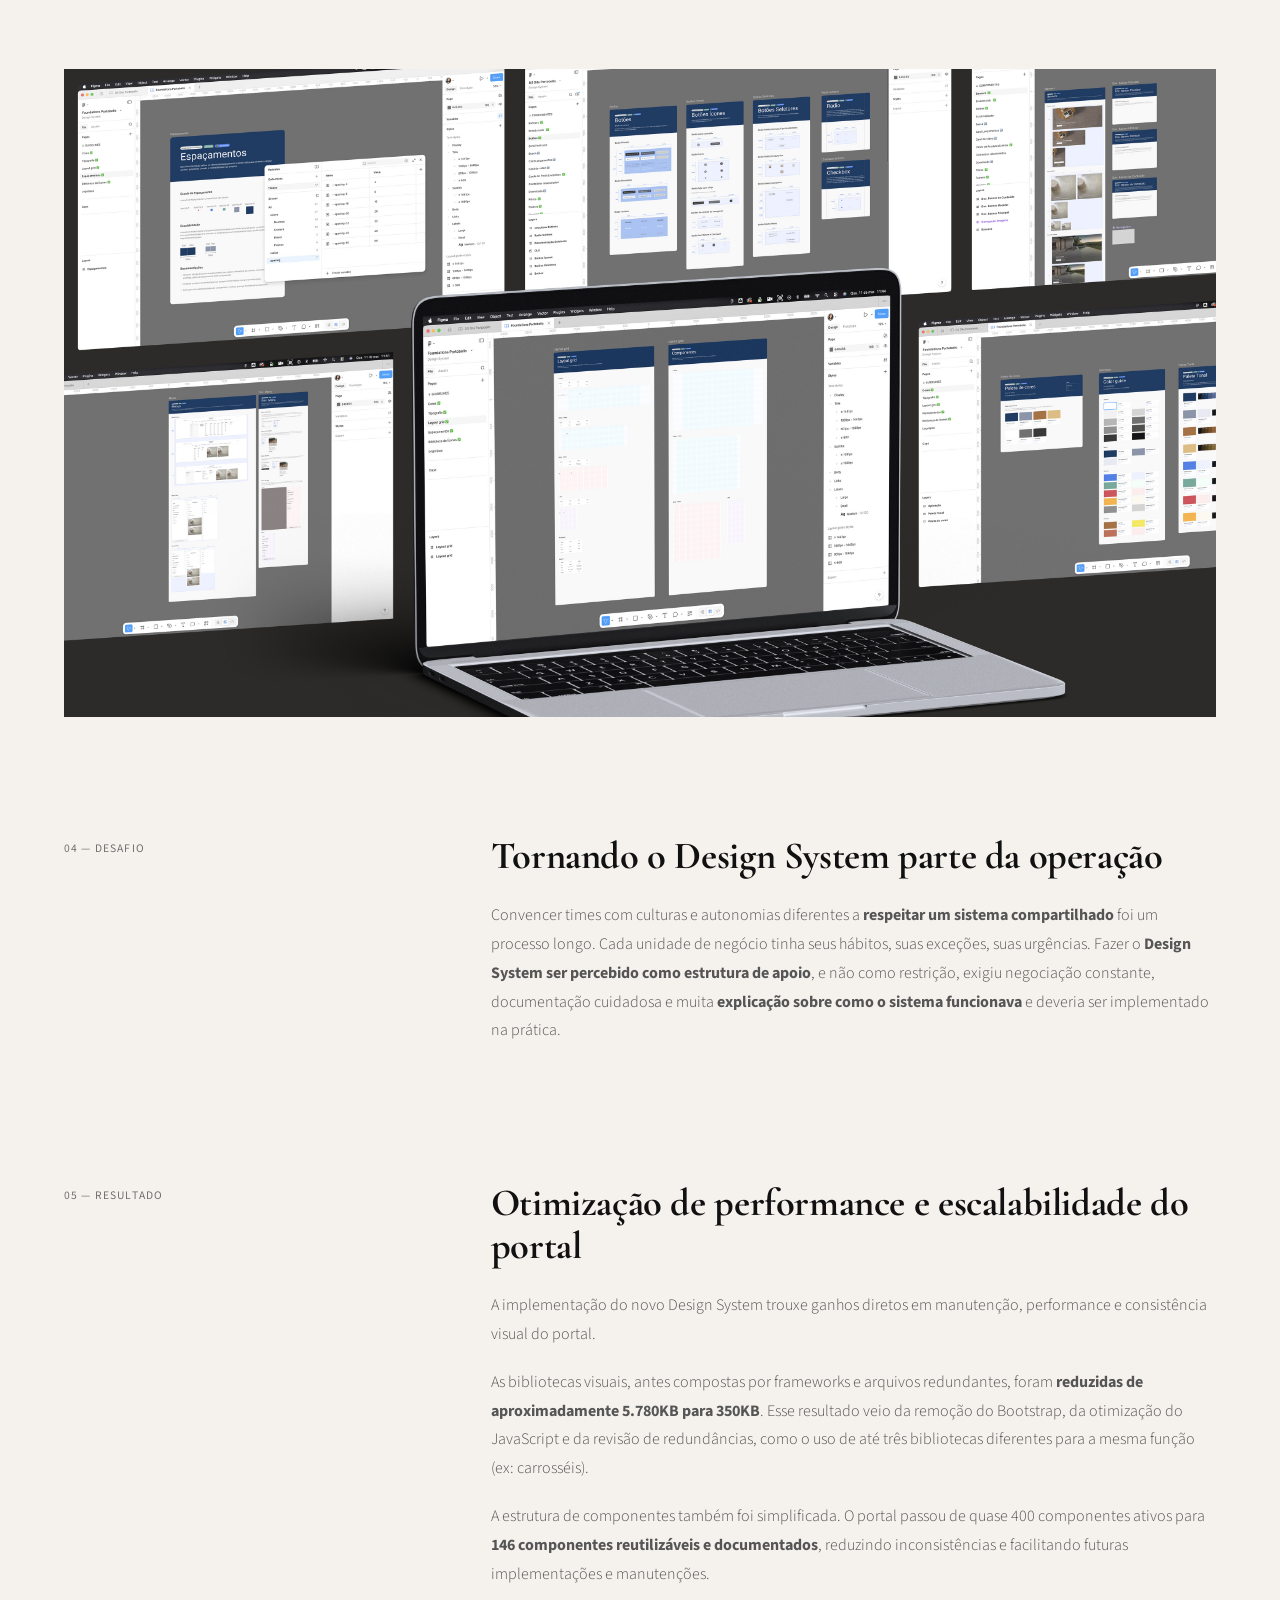
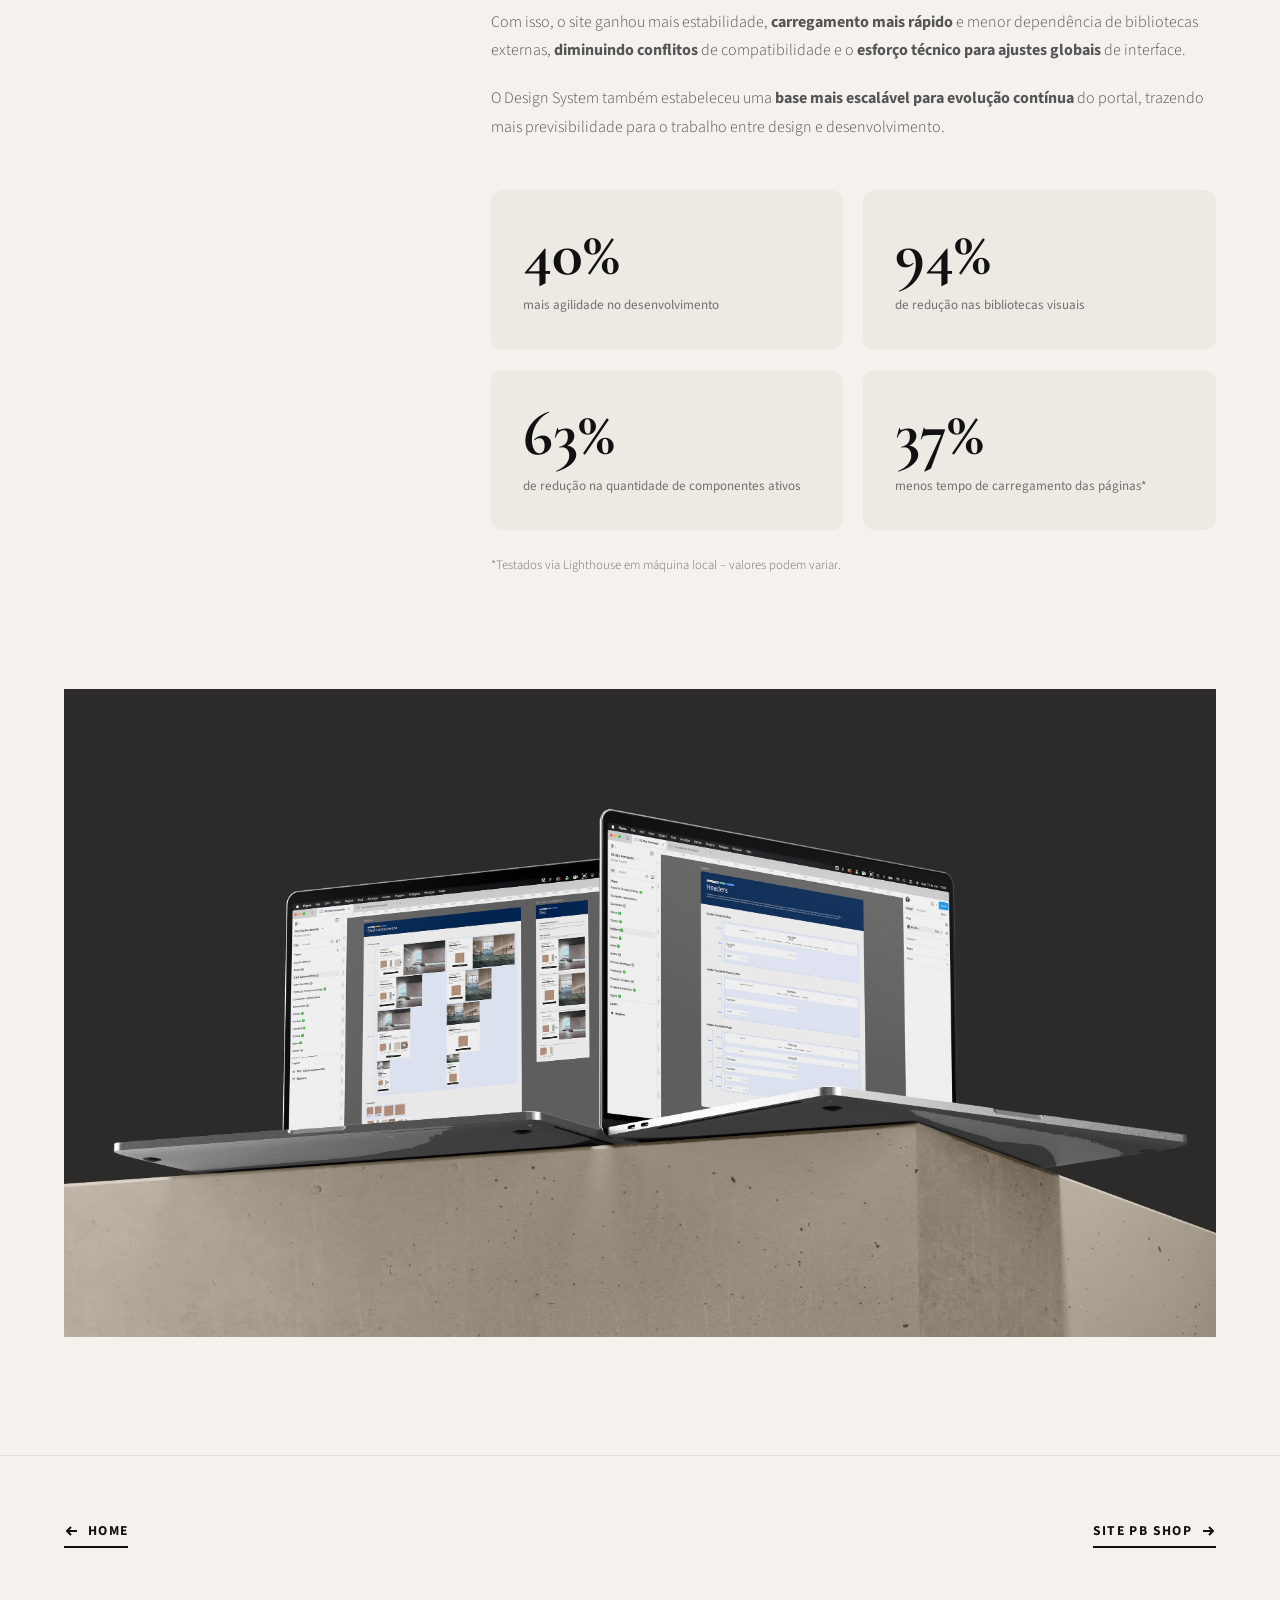
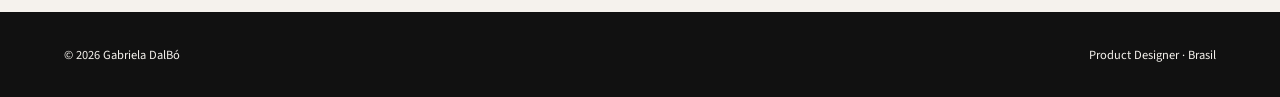
<file: ds-portobello.html>
<!DOCTYPE html>
<html lang="pt-BR">
<head>
  <meta charset="UTF-8">
  <meta name="viewport" content="width=device-width, initial-scale=1.0">
  <title>Design System Portobello — GABIDALBÓ</title>
  <meta name="description" content="Criação do primeiro Design System da Portobello: redução de 94% nas bibliotecas visuais, eliminação de centenas de componentes redundantes e mais agilidade entre design e desenvolvimento.">
  
  <link rel="preconnect" href="https://fonts.googleapis.com">
  <link rel="preconnect" href="https://fonts.gstatic.com" crossorigin>
  <link href="https://fonts.googleapis.com/css2?family=Cormorant+Garamond:ital,wght@0,400;0,700;1,400&family=Source+Sans+3:ital,wght@0,300;0,400;0,500;0,700;1,300&display=swap" rel="stylesheet">
  
  <link rel="stylesheet" href="style.css">
</head>
<body>

<nav id="nav">
  <a href="index.html" class="nav-logo" aria-label="GABIDALBÓ - Voltar para Home">GABIDALBÓ</a>
  <ul class="nav-links" id="nav-links">
    <li><a href="index.html#projetos">Projetos</a></li>
    <li><a href="index.html#sobre">Sobre</a></li>
    <li><a href="index.html#contato">Contato</a></li>
  </ul>
  <button class="hamburger" id="hamburger" aria-label="Abrir Menu" aria-expanded="false" aria-controls="nav-links">
    <svg width="22" height="22" viewBox="0 0 22 22" fill="none" stroke="currentColor" stroke-width="2">
      <line id="h1" x1="2" y1="6" x2="20" y2="6"/>
      <line id="h2" x1="2" y1="11" x2="20" y2="11"/>
      <line id="h3" x1="2" y1="16" x2="20" y2="16"/>
    </svg>
  </button>
</nav>

<main>
  <header class="projeto-header">
    <h1>Design<br>System<br>Portobello</h1>
  </header>

  <div class="intro-full">
    <div class="intro-textos">
      <p class="resumo">Criação do primeiro Design System da Portobello. Um projeto que reduziu 94% das bibliotecas visuais, eliminou centenas de componentes redundantes e agilizou a forma como design e desenvolvimento trabalham no portal.</p>
    </div>

<div class="projeto-header-meta">
  <div class="meta-item">
    <strong>Empresa</strong>
    <span>Portobello Shop</span>
  </div>
  <div class="meta-item">
    <strong>Ano</strong>
    <span>2023 – 2024</span>
  </div>
  <div class="meta-item">
    <strong>Papel</strong>
    <span>Product Designer</span>
  </div>
  <div class="meta-item">
    <strong>Time</strong>
    <span>Product Owner<br>Desenvolvedores</span>
  </div>
</div></div>

  <div class="hero-img-full">
    <img src="img/capa-ds.webp" alt="Visão panorâmica da capa do projeto de Design System no Figma com guias de cores e tokens estruturados" style="width: 100%; height: 100%; object-fit: cover; display: block;">
  </div>

  <section class="content-section">
    <div class="content-cols">
      <span class="content-label">01 — Contexto</span>
      <div class="content-body">
        <h2>Sobre a empresa</h2>
        <p>A Portobello é uma das maiores empresas de revestimentos cerâmicos do Brasil, com diferentes unidades de negócio, cada uma com públicos, estratégias e portfólios específicos dentro do ecossistema da marca.</p>
        <p>O seu portal digital registrou, em 2025, quase <b>24 milhões de visualizações</b> e mais de <b>2,5 milhões de usuários</b> ativos.</p>
      </div>
    </div>
  </section>

  <section class="content-section" style="padding-top: 5vw;">
    <div class="content-cols">
      <span class="content-label">02 — Problema</span>
      <div class="content-body">
        <h2>Identificando problema</h2>
        <p>Por comportar diferentes unidades e times atuando em paralelo, o portal cresceu por anos <b>sem uma base de design unificada</b>. Cada atualização acontecia de forma descentralizada, e o acúmulo de decisões isoladas foi tornando o ambiente cada vez mais difícil de manter.</p>
        <p>Eram quase 400 componentes no ar, muitos com a mesma função mas layouts diferentes, alimentados por <b>bibliotecas gráficas conflitantes</b>. Havia até três bibliotecas distintas fazendo a mesma coisa: botões, carrosséis, sliders. O peso total chegava a 5.780KB.</p>
        <p>Na prática: páginas que <b>quebravam entre QA e produção</b>, ciclos longos de homologação, <b>retrabalho constante no desenvolvimento</b> e entregas simples que consumiam tempo demais. Cada nova página carregava o risco de desestabilizar algo que já estava funcionando.</p>
      </div>
    </div>
  </section>

  <section class="content-section" style="padding-top: 5vw;">
    <div class="content-cols">
      <span class="content-label">03 — processo</span>
      <div class="content-body">
        <h2>Planejamento & Implementação</h2>
        <h3>Etapa 01</h3>
        <p>Identificado o problema, propus a criação do Design System. Mas para convencer, precisei mostrar que a ideia funcionava.</p>
        <p>Comecei desenhando páginas novas já dentro da lógica do sistema, demonstrando na prática o quanto o <b>processo de criação ficava mais ágil</b> com uma base de componentes consistente. Fui <b>construindo credibilidade</b> entrega a entrega. Quando o contexto permitiu, apresentei a proposta formal para as áreas estratégicas, ressaltando os benefícios.</p>
        
        <h3>Etapa 02</h3>
        <p>O trabalho foi dividido em três frentes:</p>
        <p><b>Base primeiro.</b> Mapeei os componentes existentes, defini os tokens de cor, tipografia, grid, breakpoints e espaçamento, e documentei os componentes com estados, variações e comportamentos. Em seguida, apresentei o projeto ao time de desenvolvimento da Grupos Internet, parceiros responsáveis pelo desenvolvimento do portal.</p>
        <p><b>Migração por prioridade.</b> Mapeei as páginas mais acessadas e estratégicas do portal e priorizei a transição delas antes de qualquer outra coisa.</p>
        <p><b>Refatoração do legado.</b> Por último, fui às páginas antigas ajustar componentes, cores e tipografias para convergirem ao novo padrão, sem reconstruir do zero e sem interromper a operação.</p>
        <p>O projeto durou quase um ano, da concepção à refatoração das últimas páginas legadas.</p>
      </div>
    </div>
    <div class="timeline-img">
      <img src="img/DS Portobello/Imagem-01.webp" alt="Documentação técnica detalhada dos foundations e componentes do novo Design System" style="width: 100%; height: 100%; object-fit: cover; display: block;">
    </div>
  </section>

  <section class="content-section" style="padding-top: 5vw;">
    <div class="content-cols">
      <span class="content-label">04 — Desafio</span>
      <div class="content-body">
        <h2>Tornando o Design System parte da operação</h2>
        <p>Convencer times com culturas e autonomias diferentes a <b>respeitar um sistema compartilhado</b> foi um processo longo. Cada unidade de negócio tinha seus hábitos, suas exceções, suas urgências. Fazer o <b>Design System ser percebido como estrutura de apoio</b>, e não como restrição, exigiu negociação constante, documentação cuidadosa e muita <b>explicação sobre como o sistema funcionava</b> e deveria ser implementado na prática.</p>
      </div>
    </div>
  </section>

  <section class="content-section" style="padding-top: 5vw;">
    <div class="content-cols">
      <span class="content-label">05 — Resultado</span>
      <div class="content-body">
        <h2>Otimização de performance e escalabilidade do portal</h2>
        <p>A implementação do novo Design System trouxe ganhos diretos em manutenção, performance e consistência visual do portal.</p>
        <p>As bibliotecas visuais, antes compostas por frameworks e arquivos redundantes, foram <b>reduzidas de aproximadamente 5.780KB para 350KB</b>. Esse resultado veio da remoção do Bootstrap, da otimização do JavaScript e da revisão de redundâncias, como o uso de até três bibliotecas diferentes para a mesma função (ex: carrosséis).</p>
        <p>A estrutura de componentes também foi simplificada. O portal passou de quase 400 componentes ativos para <b>146 componentes reutilizáveis e documentados</b>, reduzindo inconsistências e facilitando futuras implementações e manutenções.</p>
        <p>Com isso, o site ganhou mais estabilidade, <b>carregamento mais rápido</b> e menor dependência de bibliotecas externas, <b>diminuindo conflitos</b> de compatibilidade e o <b>esforço técnico para ajustes globais</b> de interface.</p>
        <p>O Design System também estabeleceu uma <b>base mais escalável para evolução contínua</b> do portal, trazendo mais previsibilidade para o trabalho entre design e desenvolvimento.</p>
        
        <div class="metrics">
          <div class="metrics-grid">
            <div class="metric">
              <span class="metric-n">40%</span>
              <span class="metric-d">mais agilidade no desenvolvimento</span>
            </div>
            <div class="metric">
              <span class="metric-n">94%</span>
              <span class="metric-d">de redução nas bibliotecas visuais</span>
            </div>
            <div class="metric">
              <span class="metric-n">63%</span>
              <span class="metric-d">de redução na quantidade de componentes ativos</span>
            </div>
            <div class="metric">
              <span class="metric-n">37%</span>
              <span class="metric-d">menos tempo de carregamento das páginas*</span>
            </div>
          </div>
          <p style="text-align:left; font-size: 0.8rem; color: var(--fg3); padding: 1.5rem 0 0 0;">*Testados via Lighthouse em máquina local – valores podem variar.</p>
        </div>
      </div>
    </div>
    <div style="padding: 0 0 5vw 0;">
      <div class="timeline-img">
        <img src="img/DS Portobello/Imagem-03.webp" alt="Documentação dos novos componentes do DS" style="width: 100%; height: 100%; object-fit: cover; display: block;">
      </div>
    </div>
  </section>
</main>

<div class="project-navigation">
  <a href="index.html" class="nav-btn prev">
    <svg width="16" height="16" viewBox="0 0 16 16" fill="none" stroke="currentColor" stroke-width="2" aria-hidden="true">
      <path d="M3 8h10M9 4l4 4-4 4"/>
    </svg>
    Home
  </a>
  <a href="site-portobello.html" class="nav-btn next">
    Site PB Shop
    <svg width="16" height="16" viewBox="0 0 16 16" fill="none" stroke="currentColor" stroke-width="2" aria-hidden="true">
      <path d="M3 8h10M9 4l4 4-4 4"/>
    </svg>
  </a>
</div>
<footer>
  <span>© 2026 Gabriela DalBó</span>
  <span>Product Designer · Brasil</span>
</footer>

<script>
  const ham = document.getElementById('hamburger');
  const nav = document.getElementById('nav');
  
  ham.addEventListener('click', () => {
    const isOpen = nav.classList.toggle('open');
    ham.setAttribute('aria-expanded', isOpen);
    document.body.style.overflow = isOpen ? 'hidden' : '';
  });

  document.querySelectorAll('.nav-links a').forEach(a => {
    a.addEventListener('click', () => {
      nav.classList.remove('open');
      ham.setAttribute('aria-expanded', 'false');
      document.body.style.overflow = '';
    });
  });

  document.addEventListener('contextmenu', e => { if (e.target.tagName === 'IMG') e.preventDefault(); });
  document.addEventListener('dragstart', e => { if (e.target.tagName === 'IMG') e.preventDefault(); });
  document.addEventListener('keydown', e => {
    if ((e.ctrlKey || e.metaKey) && (e.key === 's' || e.key === 'u')) e.preventDefault();
  });

  const revealObs = new IntersectionObserver((entries) => {
    entries.forEach(entry => {
      if (entry.isIntersecting) {
        entry.target.classList.add('is-visible');
        revealObs.unobserve(entry.target);
      }
    });
  }, { threshold: 0.15 });

  document.querySelectorAll('.content-section, .hero-img-full, .timeline-img, .img-grid-2, .img-grid-3').forEach(el => {
    el.classList.add('reveal');
    revealObs.observe(el);
  });
</script>
</body>
</html>
</file>
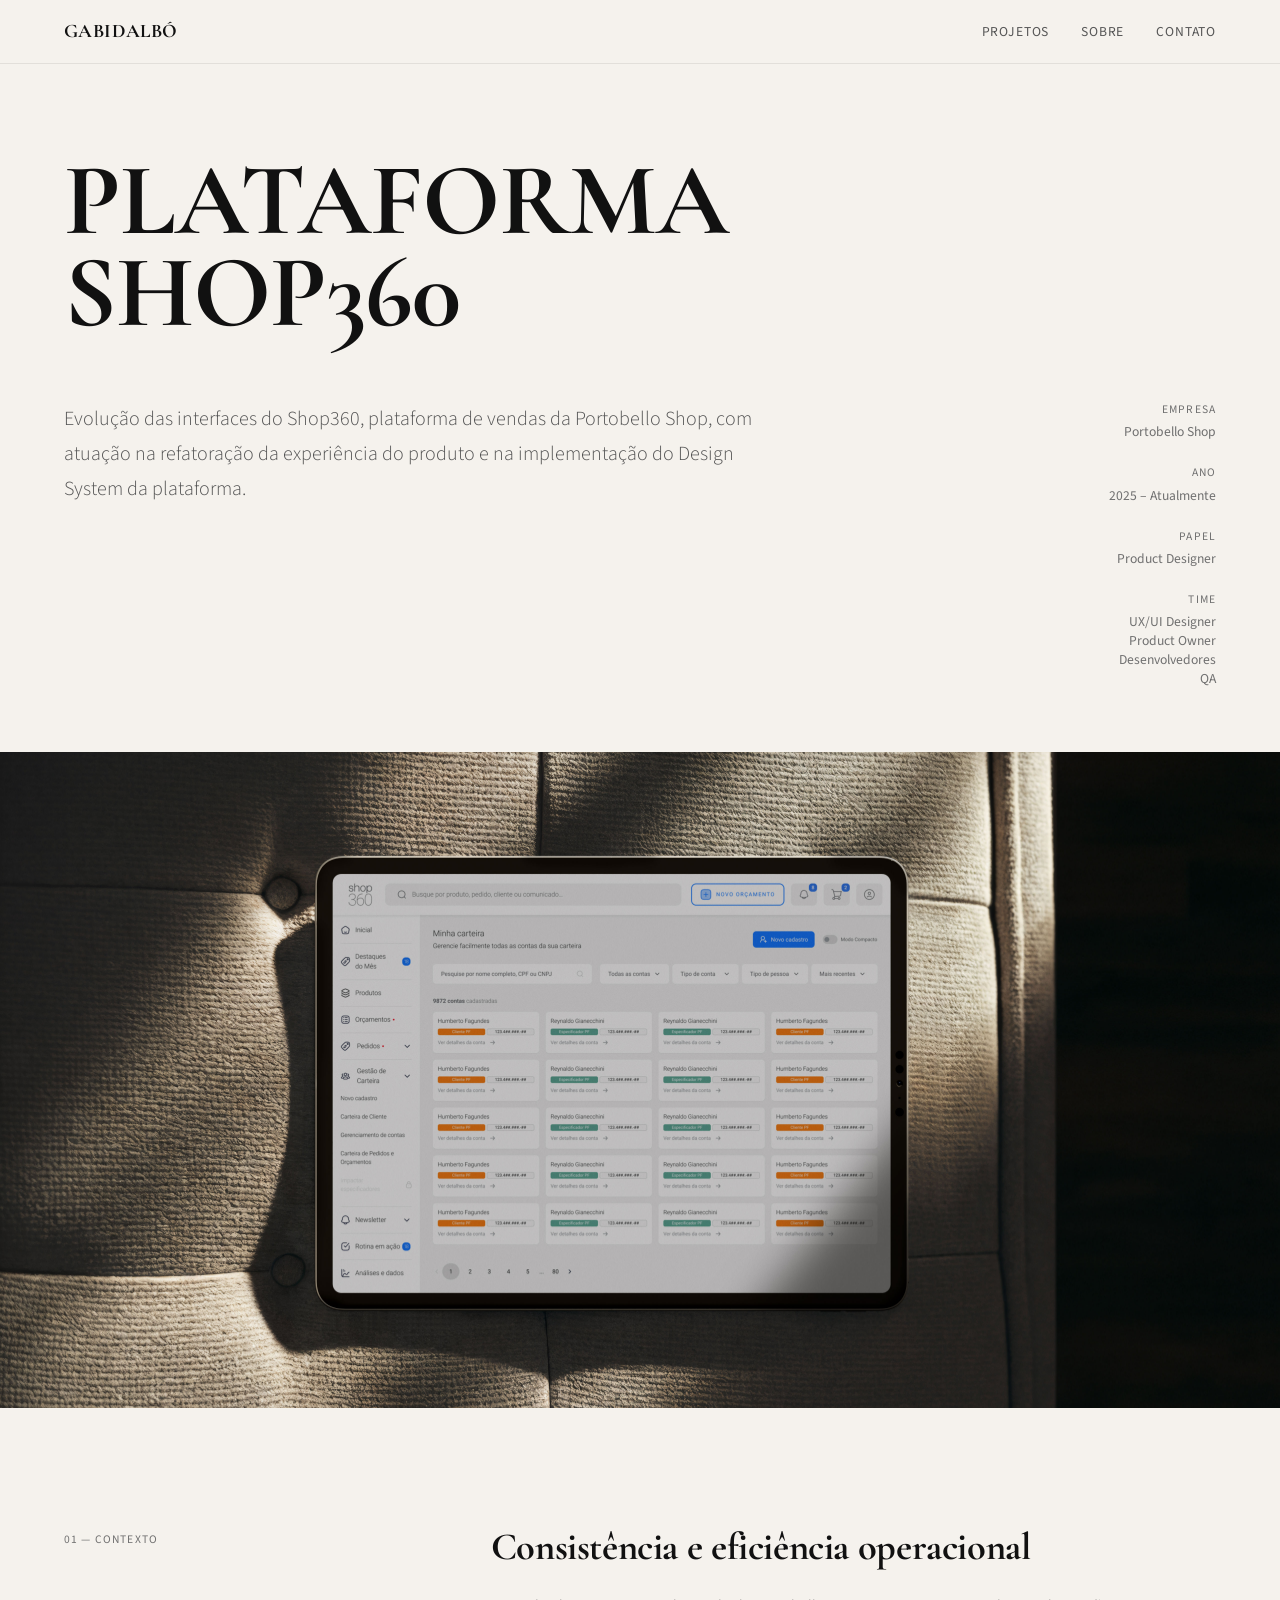
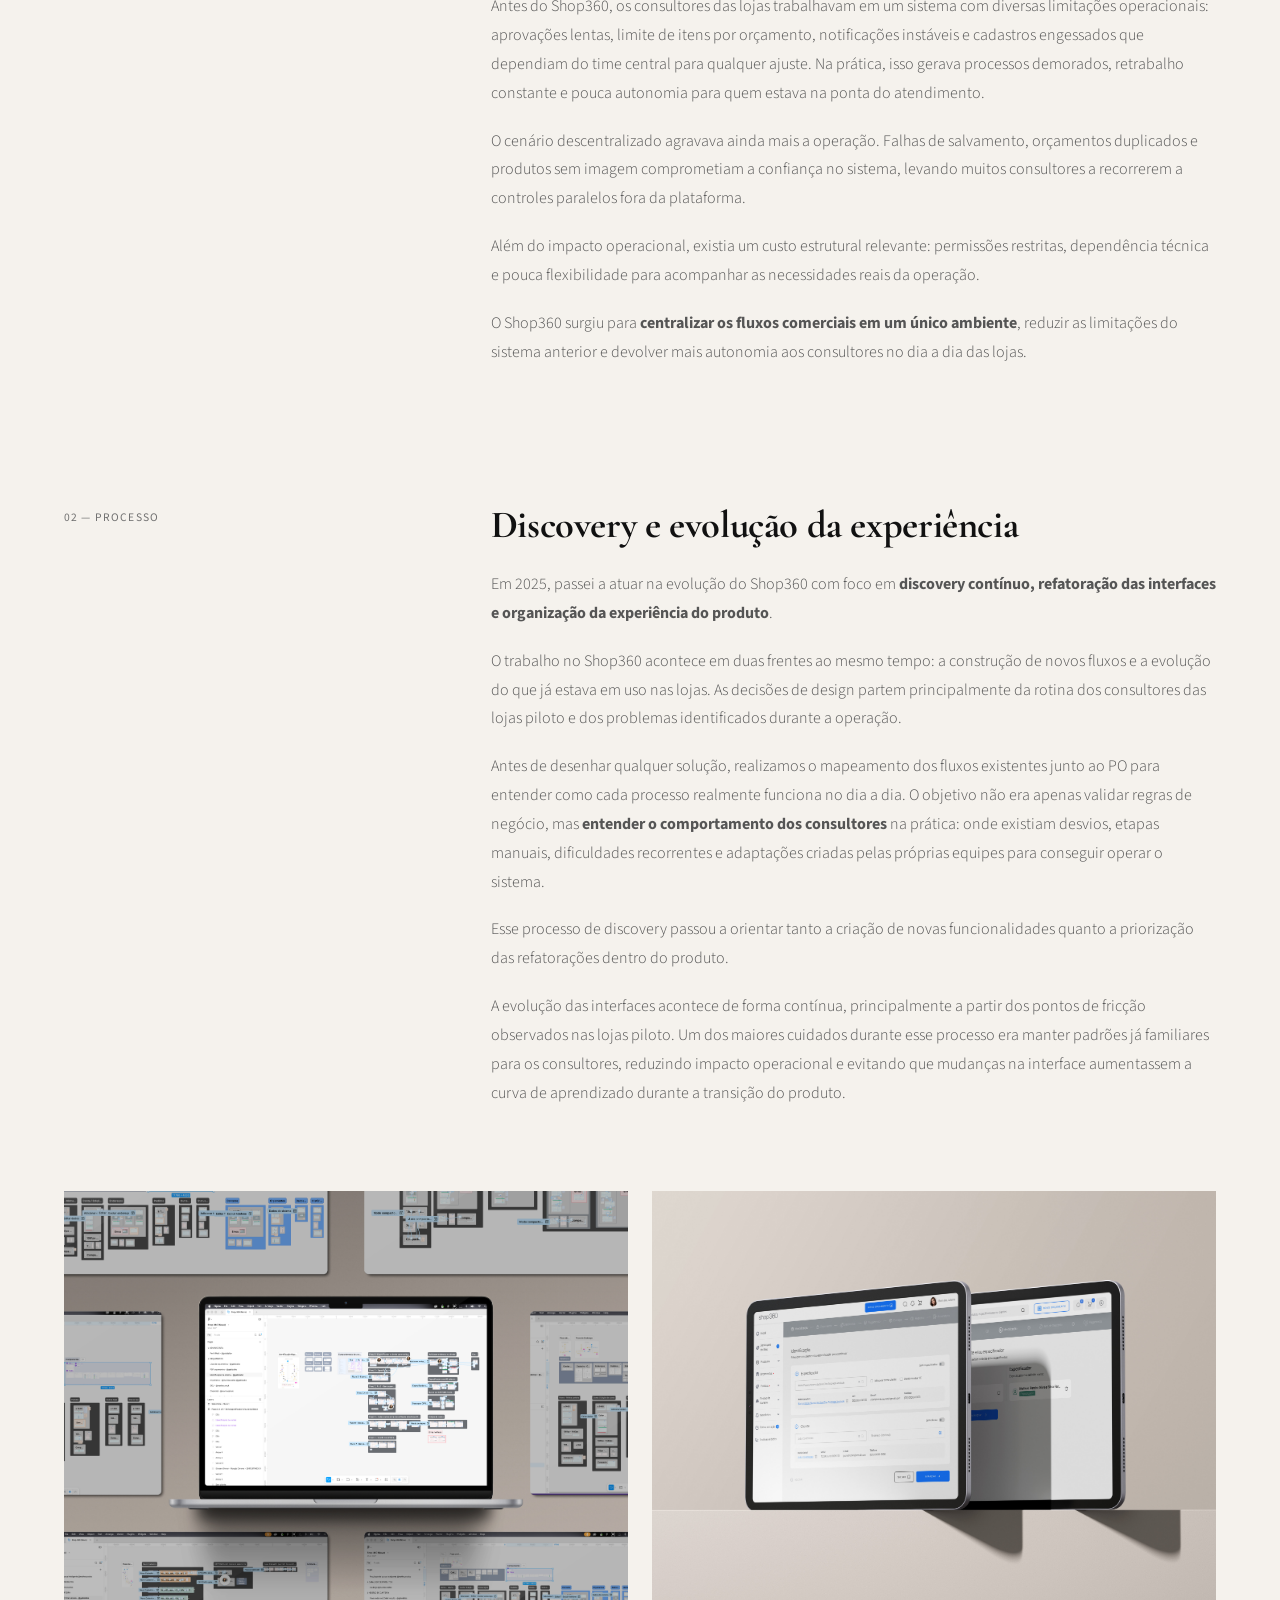
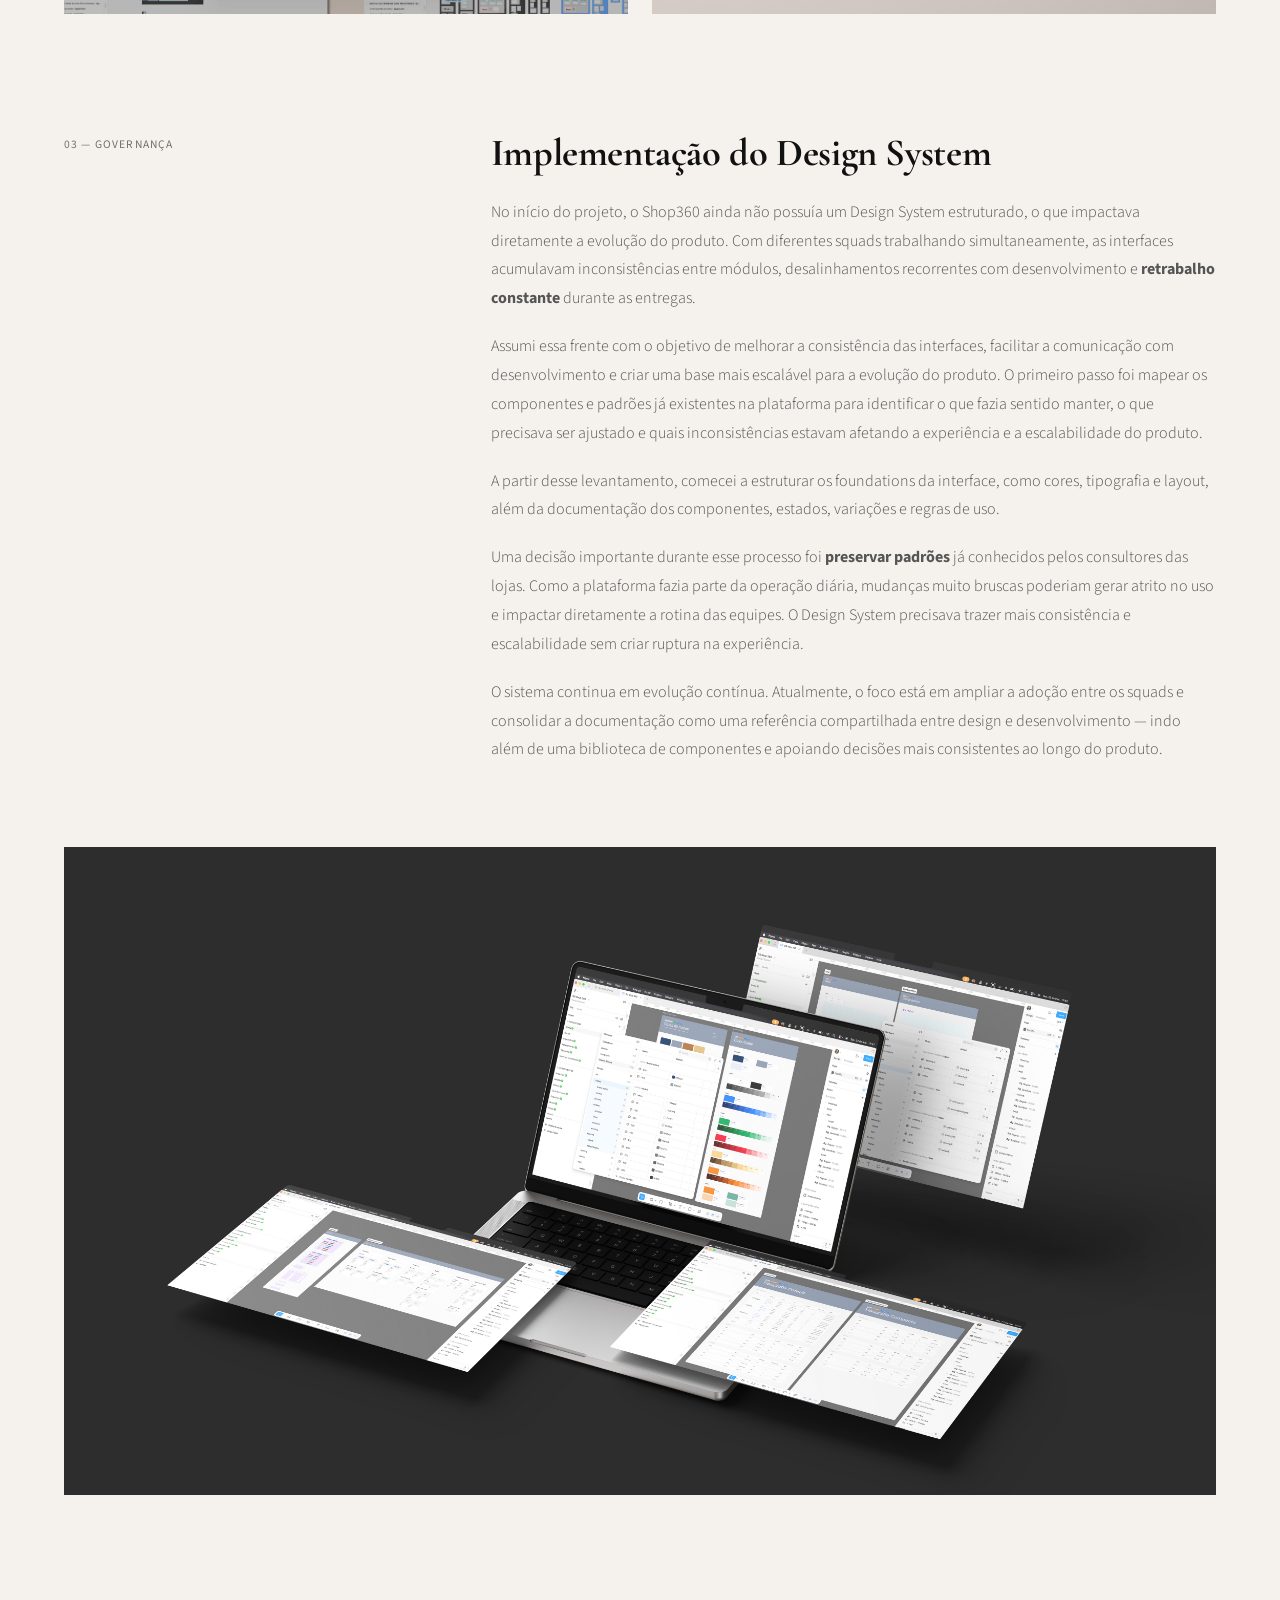
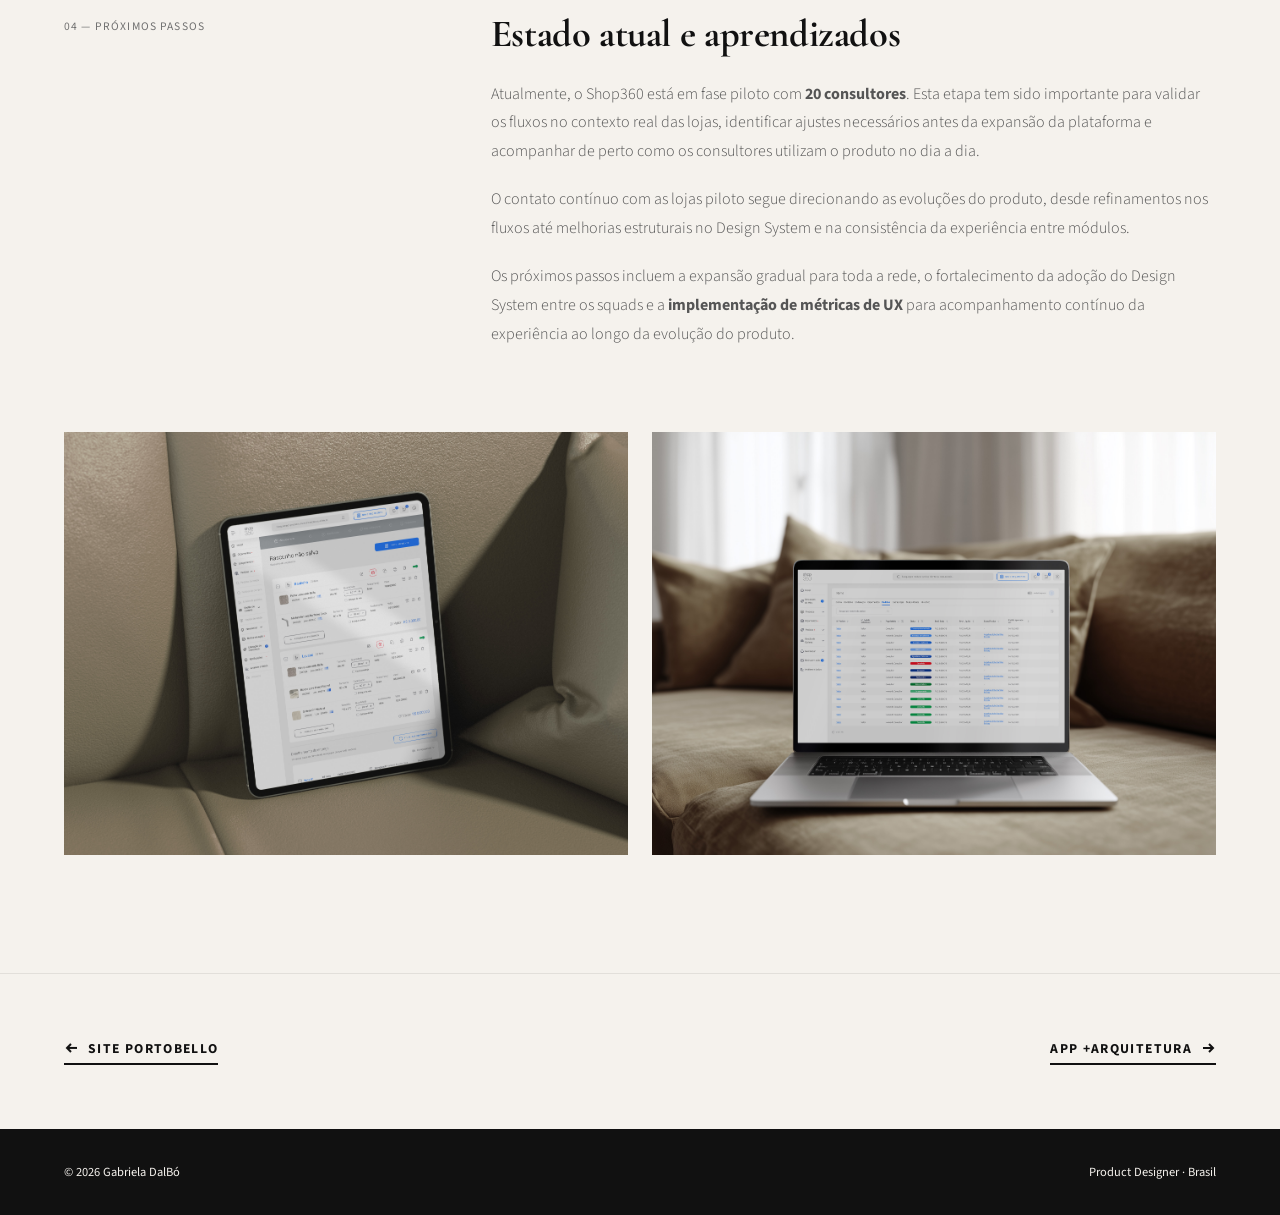
<file: shop-360.html>
<!DOCTYPE html>
<html lang="pt-BR">
<head>
  <meta charset="UTF-8">
  <meta name="viewport" content="width=device-width, initial-scale=1.0">
  <title>Plataforma Shop360 — GABIDALBÓ</title>
  <meta name="description" content="Evolução das interfaces do Shop360, plataforma de vendas da Portobello Shop, com refatoração da experiência do produto e implementação do Design System da plataforma.">
  
  <link rel="preconnect" href="https://fonts.googleapis.com">
  <link rel="preconnect" href="https://fonts.gstatic.com" crossorigin>
  <link href="https://fonts.googleapis.com/css2?family=Cormorant+Garamond:ital,wght@0,400;0,700;1,400&family=Source+Sans+3:ital,wght@0,300;0,400;0,500;0,700;1,300&display=swap" rel="stylesheet">
  
  <link rel="stylesheet" href="style.css">
</head>
<body>

<nav id="nav">
  <a href="index.html" class="nav-logo" aria-label="GABIDALBÓ - Voltar para Home">GABIDALBÓ</a>
  <ul class="nav-links" id="nav-links">
    <li><a href="index.html#projetos">Projetos</a></li>
    <li><a href="index.html#sobre">Sobre</a></li>
    <li><a href="index.html#contato">Contato</a></li>
  </ul>
  <button class="hamburger" id="hamburger" aria-label="Abrir Menu" aria-expanded="false" aria-controls="nav-links">
    <svg width="22" height="22" viewBox="0 0 22 22" fill="none" stroke="currentColor" stroke-width="2">
      <line id="h1" x1="2" y1="6" x2="20" y2="6"/>
      <line id="h2" x1="2" y1="11" x2="20" y2="11"/>
      <line id="h3" x1="2" y1="16" x2="20" y2="16"/>
    </svg>
  </button>
</nav>

<main>
  <header class="projeto-header">
    <h1>Plataforma<br>Shop360</h1>
  </header>

  <div class="intro-full">
    <div class="intro-textos">
      <p class="resumo">Evolução das interfaces do Shop360, plataforma de vendas da Portobello Shop, com atuação na refatoração da experiência do produto e na implementação do Design System da plataforma.</p>  
    </div>

<div class="projeto-header-meta">
  <div class="meta-item">
    <strong>Empresa</strong>
    <span>Portobello Shop</span>
  </div>
  <div class="meta-item">
    <strong>Ano</strong>
    <span>2025 – Atualmente</span>
  </div>
  <div class="meta-item">
    <strong>Papel</strong>
    <span>Product Designer</span>
  </div>
  <div class="meta-item">
    <strong>Time</strong>
    <span>UX/UI Designer<br>Product Owner<br>Desenvolvedores<br>QA</span>
  </div>
</div></div>

  <div class="hero-img-full">
    <img src="img/capa-360.webp" alt="Visão geral da carteira de clientes da plataforma de vendas Shop 360" style="width: 100%; height: 100%; object-fit: cover; display: block;">
  </div>

  <section class="content-section">
    <div class="content-cols">
      <span class="content-label">01 — Contexto</span>
      <div class="content-body">
        <h2>Consistência e eficiência operacional</h2>
        <p>Antes do Shop360, os consultores das lojas trabalhavam em um sistema com diversas limitações operacionais: aprovações lentas, limite de itens por orçamento, notificações instáveis e cadastros engessados que dependiam do time central para qualquer ajuste. Na prática, isso gerava processos demorados, retrabalho constante e pouca autonomia para quem estava na ponta do atendimento.</p>
        <p>O cenário descentralizado agravava ainda mais a operação. Falhas de salvamento, orçamentos duplicados e produtos sem imagem comprometiam a confiança no sistema, levando muitos consultores a recorrerem a controles paralelos fora da plataforma.</p>
        <p>Além do impacto operacional, existia um custo estrutural relevante: permissões restritas, dependência técnica e pouca flexibilidade para acompanhar as necessidades reais da operação.</p>
        <p>O Shop360 surgiu para <b>centralizar os fluxos comerciais em um único ambiente</b>, reduzir as limitações do sistema anterior e devolver mais autonomia aos consultores no dia a dia das lojas.</p>
      </div>
    </div>
  </section>

  <section class="content-section" style="padding-top: 5vw;">
    <div class="content-cols">
      <span class="content-label">02 — Processo</span>
      <div class="content-body">
        <h2>Discovery e evolução da experiência</h2>
        <p>Em 2025, passei a atuar na evolução do Shop360 com foco em <b>discovery contínuo, refatoração das interfaces e organização da experiência do produto</b>.</p>
        <p>O trabalho no Shop360 acontece em duas frentes ao mesmo tempo: a construção de novos fluxos e a evolução do que já estava em uso nas lojas. As decisões de design partem principalmente da rotina dos consultores das lojas piloto e dos problemas identificados durante a operação.</p>
        <p>Antes de desenhar qualquer solução, realizamos o mapeamento dos fluxos existentes junto ao PO para entender como cada processo realmente funciona no dia a dia. O objetivo não era apenas validar regras de negócio, mas <b>entender o comportamento dos consultores</b> na prática: onde existiam desvios, etapas manuais, dificuldades recorrentes e adaptações criadas pelas próprias equipes para conseguir operar o sistema.</p>
        <p>Esse processo de discovery passou a orientar tanto a criação de novas funcionalidades quanto a priorização das refatorações dentro do produto.</p>
        <p>A evolução das interfaces acontece de forma contínua, principalmente a partir dos pontos de fricção observados nas lojas piloto. Um dos maiores cuidados durante esse processo era manter padrões já familiares para os consultores, reduzindo impacto operacional e evitando que mudanças na interface aumentassem a curva de aprendizado durante a transição do produto.</p>
      </div>
    </div>
    <div style="padding: 5vw 0 0 ;">
      <div class="img-grid-2">
        <img src="img/360/imagem-11.webp" alt="Mapeamento dos fluxos e protótipos gerados no Figma" style="width: 100%; height: auto; aspect-ratio: 4/3; object-fit: cover;">
        <img src="img/360/imagem-04.webp" alt="Visão depois e antes de parte do orçamento da plataforma" style="width: 100%; height: auto; aspect-ratio: 4/3; object-fit: cover;">
      </div>
    </div>
  </section>

  <section class="content-section" style="padding-top: 5vw;">
    <div class="content-cols">
      <span class="content-label">03 — GOVERNANÇA</span>
      <div class="content-body">
        <h2>Implementação do Design System</h2>
        <p>No início do projeto, o Shop360 ainda não possuía um Design System estruturado, o que impactava diretamente a evolução do produto. Com diferentes squads trabalhando simultaneamente, as interfaces acumulavam inconsistências entre módulos, desalinhamentos recorrentes com desenvolvimento e <b>retrabalho constante</b> durante as entregas.</p>
        <p>Assumi essa frente com o objetivo de melhorar a consistência das interfaces, facilitar a comunicação com desenvolvimento e criar uma base mais escalável para a evolução do produto. O primeiro passo foi mapear os componentes e padrões já existentes na plataforma para identificar o que fazia sentido manter, o que precisava ser ajustado e quais inconsistências estavam afetando a experiência e a escalabilidade do produto.</p>
        <p>A partir desse levantamento, comecei a estruturar os foundations da interface, como cores, tipografia e layout, além da documentação dos componentes, estados, variações e regras de uso.</p>
        <p>Uma decisão importante durante esse processo foi <b>preservar padrões</b> já conhecidos pelos consultores das lojas. Como a plataforma fazia parte da operação diária, mudanças muito bruscas poderiam gerar atrito no uso e impactar diretamente a rotina das equipes. O Design System precisava trazer mais consistência e escalabilidade sem criar ruptura na experiência.</p>
        <p>O sistema continua em evolução contínua. Atualmente, o foco está em ampliar a adoção entre os squads e consolidar a documentação como uma referência compartilhada entre design e desenvolvimento — indo além de uma biblioteca de componentes e apoiando decisões mais consistentes ao longo do produto.</p>
      </div>
    </div>
    <div class="timeline-img">
      <img src="img/360/imagem-03.webp" alt="Componentização da nova biblioteca do Shop 360 e criação do Design System" style="width: 100%; height: 100%; object-fit: cover; display: block;">
    </div>
  </section>

  <section class="content-section" style="padding-top: 5vw;">
    <div class="content-cols">
      <span class="content-label">04 — Próximos passos</span>
      <div class="content-body">
        <h2>Estado atual e aprendizados</h2>
        <p>Atualmente, o Shop360 está em fase piloto com <b>20 consultores</b>. Esta etapa tem sido importante para validar os fluxos no contexto real das lojas, identificar ajustes necessários antes da expansão da plataforma e acompanhar de perto como os consultores utilizam o produto no dia a dia.</p>
        <p>O contato contínuo com as lojas piloto segue direcionando as evoluções do produto, desde refinamentos nos fluxos até melhorias estruturais no Design System e na consistência da experiência entre módulos.</p>
        <p>Os próximos passos incluem a expansão gradual para toda a rede, o fortalecimento da adoção do Design System entre os squads e a <b>implementação de métricas de UX</b> para acompanhamento contínuo da experiência ao longo da evolução do produto.</p>
      </div>
    </div>
    <div style="padding: 5vw 0;">
      <div class="img-grid-2">
        <img src="img/360/imagem-05.webp" alt="Interface refinada do fluxo de orçamentos rodando nas lojas piloto" style="width: 100%; height: auto; aspect-ratio: 4/3; object-fit: cover;">
        <img src="img/360/imagem-02.webp" alt="Visão dos pedidos na área de detalhamento do cliente" style="width: 100%; height: auto; aspect-ratio: 4/3; object-fit: cover;">
      </div>
    </div>
  </section>
</main>

<div class="project-navigation">
  <a href="site-portobello.html" class="nav-btn prev">
    <svg width="16" height="16" viewBox="0 0 16 16" fill="none" stroke="currentColor" stroke-width="2" aria-hidden="true">
      <path d="M3 8h10M9 4l4 4-4 4"/>
    </svg>
    Site Portobello
  </a>
  <a href="app-arq.html" class="nav-btn next">
    App +Arquitetura
    <svg width="16" height="16" viewBox="0 0 16 16" fill="none" stroke="currentColor" stroke-width="2" aria-hidden="true">
      <path d="M3 8h10M9 4l4 4-4 4"/>
    </svg>
  </a>
</div>

<footer>
  <span>© 2026 Gabriela DalBó</span>
  <span>Product Designer · Brasil</span>
</footer>

<script>
  const ham = document.getElementById('hamburger');
  const nav = document.getElementById('nav');
  
  ham.addEventListener('click', () => {
    const isOpen = nav.classList.toggle('open');
    ham.setAttribute('aria-expanded', isOpen);
    document.body.style.overflow = isOpen ? 'hidden' : '';
  });

  document.querySelectorAll('.nav-links a').forEach(a => {
    a.addEventListener('click', () => {
      nav.classList.remove('open');
      ham.setAttribute('aria-expanded', 'false');
      document.body.style.overflow = '';
    });
  });

  document.addEventListener('contextmenu', e => { if (e.target.tagName === 'IMG') e.preventDefault(); });
  document.addEventListener('dragstart', e => { if (e.target.tagName === 'IMG') e.preventDefault(); });
  document.addEventListener('keydown', e => {
    if ((e.ctrlKey || e.metaKey) && (e.key === 's' || e.key === 'u')) e.preventDefault();
  });

  const revealObs = new IntersectionObserver((entries) => {
    entries.forEach(entry => {
      if (entry.isIntersecting) {
        entry.target.classList.add('is-visible');
        revealObs.unobserve(entry.target);
      }
    });
  }, { threshold: 0.15 });

  document.querySelectorAll('.content-section, .hero-img-full, .timeline-img, .img-grid-2, .img-grid-3').forEach(el => {
    el.classList.add('reveal');
    revealObs.observe(el);
  });
</script>
</body>
</html>
</file>
<file: style.css>
/* ==========================================================================
   1. CONFIGURAÇÕES GLOBAIS E ESTILOS COMPARTILHADOS
   ========================================================================== */
*, *::before, *::after { 
  box-sizing: border-box; 
  margin: 0; 
  padding: 0; 
}

:root {
  --bg: #F5F2ED;
  --fg: #111;
  --fg2: #555;
  --fg3: #707070;
  --fg4: #dad3c8;
  --accent: #111;
  --card-bg: #EDEAE3;
  --border: rgba(0,0,0,0.08);
  --nav-h: 64px;
  --font-display: 'Cormorant Garamond', serif;
  --font-body: 'Source Sans 3', sans-serif;
  
}

html { 
  scroll-behavior: smooth; 
}

body {
  font-family: var(--font-body);
  background: var(--bg);
  color: var(--fg);
  font-size: 16px;
  line-height: 1.61;
  overflow-x: hidden;
}

.divider {
  border: 0;
  height: 1px;
  background-color: var(--fg4);
}

section {
  padding: 8vh 5vw;
}

/* Títulos de Seção Comuns */
.section-header {
  display: flex;
  align-items: baseline;
  justify-content: space-between;
  margin-bottom: 3rem;
  padding-top: 1.5rem;
  flex-wrap: wrap;
  gap: 1rem;
  border-top: 1px solid var(--border);
}

.section-title {
  font-family: var(--font-body);
  font-size: 0.72rem;
  color: var(--fg3);
  text-transform: uppercase;
  letter-spacing: 0.1em;
}

/* Padronização de Negritos */
strong, 
.hero-bio strong, 
.about-text p strong, 
.projeto-header-meta strong, 
.intro-full strong {
  font-weight: 400;
  color: var(--fg);
}

/* Proteção de Mídia e Seleção */
img {
  pointer-events: none; 
  -webkit-touch-callout: none; 
}

.no-select {
  -webkit-user-select: none;
  -moz-user-select: none;
  -ms-user-select: none;
  user-select: none; 
}

/* Elemento Utilitário */
.mobile-only { 
  display: none; 
}

/* Indicadores de Acessibilidade (Foco pelo Teclado) */
a:focus-visible,
button:focus-visible,
.project-card:focus-visible {
  outline: 2px solid var(--fg);
  outline-offset: 4px;
}


/* ==========================================================================
   2. COMPONENTES REUTILIZÁVEIS (Navegação, Footer, Botões)
   ========================================================================== */
/* Menu de Navegação */
nav {
  position: fixed;
  top: 0; left: 0; right: 0;
  height: var(--nav-h);
  display: flex;
  align-items: center;
  justify-content: space-between;
  padding: 0 5vw;
  z-index: 100;
  background: var(--bg);
  border-bottom: 1px solid var(--border);
  transition: border-color 0.3s;
}

.nav-logo {
  font-family: var(--font-display);
  font-weight: 700;
  font-size: 1.2rem;
  letter-spacing: 0.02em;
  text-decoration: none;
  color: var(--fg);
}

.nav-links {
  display: flex;
  gap: 2rem;
  list-style: none;
}

.nav-links a {
  font-size: 0.85rem;
  font-weight: 400;
  letter-spacing: 0.06em;
  text-decoration: none;
  color: var(--fg2);
  transition: color 0.2s;
  text-transform: uppercase;
}

.nav-links a:hover { 
  color: var(--fg); 
}

/* Menu Hamburguer */
.hamburger { 
  display: none; 
  background: transparent; 
  border: none;       
  cursor: pointer;     
  padding: 4px; 
  color: var(--fg);
  z-index: 110;
}

.hamburger svg line {
  transition: transform 0.3s ease, opacity 0.2s ease;
  transform-origin: center;
}

nav.open #h1 { transform: translateY(5px) rotate(45deg); }
nav.open #h2 { opacity: 0; }
nav.open #h3 { transform: translateY(-5px) rotate(-45deg); }

/* Botões e Links de Ação */
.nav-btn {
  display: inline-flex;
  align-items: center;
  gap: 0.5rem;
  font-family: var(--font-body);
  font-weight: 700;
  font-size: 0.85rem;
  letter-spacing: 0.1em;
  text-transform: uppercase;
  text-decoration: none;
  color: var(--fg);
  border-bottom: 2px solid var(--fg);
  padding-bottom: 4px;
  transition: gap 0.2s;
  white-space: nowrap;
}

.nav-btn:hover { gap: 1rem; }
.nav-btn.prev svg { transform: rotate(180deg); }

/* Rodapé */
footer {
  padding: 2rem 5vw;
  display: flex;
  justify-content: space-between;
  align-items: center;
  font-size: 0.78rem;
  color: var(--bg);
  flex-wrap: wrap;
  gap: 1rem;
  border-top: 1px solid var(--border);
  background-color: var(--fg);
}

footer span {
  color: var(--bg);
}


/* ==========================================================================
   3. ESTILOS DA HOME (index.html)
   ========================================================================== */
/* Hero Section */
.hero {
  min-height: 100svh;
  padding: var(--nav-h) 5vw 0; 
  display: flex;
  flex-direction: column;
}

.hero-content {
  flex: 1;
  display: flex;
  flex-direction: column;
  justify-content: center;
  width: 100%;
}

.hero-label {
  font-size: 0.78rem;
  letter-spacing: 0.14em;
  color: var(--fg3);
  text-transform: uppercase;
  margin-bottom: 1.5rem;
  opacity: 0;
  animation: fadeUp 0.6s 0.1s forwards;
}

.hero-title {
  font-family: var(--font-display);
  font-weight: 700;
  font-size: clamp(4rem, 14vw, 16rem); 
  line-height: 0.85;
  letter-spacing: -0.01em;
  width: 100%;
  text-transform: uppercase;
  opacity: 0;
  animation: fadeUp 0.7s 0.2s forwards;
}

.hero-bottom {
  display: flex;
  align-items: flex-end;
  justify-content: space-between;
  margin-top: 4rem; 
  flex-wrap: wrap;
  gap: 2rem;
  opacity: 0;
  animation: fadeUp 0.7s 0.4s forwards;
}

.hero-bio {
  max-width: 500px;
  font-size: 1.15rem;
  color: var(--fg2);
  line-height: 1.6;
  font-weight: 300;
}

.hero-cta {
  display: inline-flex;
  align-items: center;
  gap: 0.5rem;
  font-family: var(--font-body);
  font-weight: 700;
  font-size: 0.85rem;
  letter-spacing: 0.1em;
  text-transform: uppercase;
  text-decoration: none;
  color: var(--fg);
  border-bottom: 2px solid var(--fg);
  padding-bottom: 4px;
  transition: gap 0.2s;
}

.hero-cta:hover { gap: 1rem; }

/* Grid de Projetos e Filtros */
.filter-container { 
  display: flex; 
  gap: 0.5rem; 
  flex-wrap: wrap; 
}

.filter-btn {
  background: transparent; 
  border: 1px solid var(--border); 
  border-radius: 100px;
  font-family: var(--font-body); 
  font-size: 0.75rem; 
  font-weight: 700; 
  letter-spacing: 0.04em;
  text-transform: uppercase; 
  color: var(--fg2); 
  cursor: pointer; 
  padding: 6px 16px;
  transition: background-color 0.2s, color 0.2s, border-color 0.2s;
}

.filter-btn:hover { border-color: var(--fg); color: var(--fg); }
.filter-btn.active { background: var(--fg); border-color: var(--fg); color: var(--bg); }

.projects-grid { 
  display: grid; 
  grid-template-columns: 1fr 1fr; 
  gap: 1.5rem; 
}

.project-card {
  display: block; 
  text-decoration: none; 
  color: inherit; 
  background: var(--card-bg);
  border-radius: 16px; 
  overflow: hidden; 
  position: relative; 
  cursor: pointer;
  transition: transform 0.35s cubic-bezier(0.16,1,0.3,1), opacity 0.4s ease;
}

.project-card:hover { transform: translateY(-6px); }
.project-card.large { grid-column: span 2; }
.project-card.hidden { display: none; }

.project-img { 
  width: 100%; 
  aspect-ratio: 16/9; 
  object-fit: cover; 
  display: block; 
  background: var(--card-bg); 
  transition: transform 0.5s cubic-bezier(0.16,1,0.3,1); 
}

.project-card:hover .project-img { transform: scale(1.015); }
.project-info { padding: 1.5rem; }

.project-tags { 
  display: flex; 
  gap: 0.5rem; 
  flex-wrap: wrap; 
  margin-bottom: 0.75rem; 
}

.tag { 
  font-size: 0.7rem; 
  letter-spacing: 0.08em; 
  text-transform: uppercase; 
  color: var(--fg3); 
  border: 1px solid var(--border); 
  border-radius: 100px; 
  padding: 3px 10px; 
}

.project-name { 
  font-family: var(--font-body); 
  font-weight: 700; 
  font-size: 1.5rem; 
  margin-bottom: 0.4rem; 
  letter-spacing: 0.01em; 
}

.project-desc { 
  font-size: 0.95rem; 
  color: var(--fg2); 
  font-weight: 300; 
}

.project-arrow {
  position: absolute; 
  top: 1.5rem; 
  right: 1.5rem; 
  width: 36px; 
  height: 36px; 
  background: var(--fg);
  border-radius: 50%; 
  display: flex; 
  align-items: center; 
  justify-content: center; 
  opacity: 0;
  transform: scale(0.7); 
  transition: opacity 0.25s, transform 0.25s;
}

.project-card:hover .project-arrow { opacity: 1; transform: scale(1); }
.project-arrow svg { width: 16px; height: 16px; stroke: #fff; fill: none; stroke-width: 2; }

/* ==========================================================================
   Variação: Card Bloqueado (Em Breve)
   ========================================================================== */
.project-card.is-locked {
  cursor: not-allowed;
  opacity: 0.75; 
}

.project-card.is-locked:hover {
  transform: none;
}

.project-card.is-locked:hover .project-img {
  transform: none;
}

.project-card.is-locked .project-arrow {
  display: none !important;
}

.tag.status-coming {
  background: var(--fg);
  color: var(--bg);
  border-color: var(--fg);
}

/* Seção Sobre (About) */
.about-grid { 
  display: grid; 
  grid-template-columns: 1fr 1fr; 
  gap: 4rem; 
  align-items: start; 
}

.about-image { 
  position: sticky; 
  top: calc(var(--nav-h) + 2rem); 
  width: 100%; 
}

.about-image img { 
  width: 100%; 
  height: auto; 
  max-height: calc(100vh - var(--nav-h) - 4rem); 
  display: block; 
  border-radius: 16px; 
  object-fit: cover; 
}

.about-text h2 { 
  font-family: var(--font-display); 
  font-weight: 700; 
  font-size: clamp(2.5rem, 5vw, 4rem); 
  line-height: 1.1; 
  margin-bottom: 1.5rem; 
  letter-spacing: -0.01em; 
}

.about-text p { 
  font-size: 1.05rem; 
  color: var(--fg2); 
  font-weight: 300; 
  margin-bottom: 1.2rem; 
  line-height: 1.7; 
}

.skills-grid { 
  display: grid; 
  grid-template-columns: 1fr 1fr; 
  gap: 2rem 3rem; 
  margin-top: 3.5rem; 
  width: 100%; 
}

.skill-item { 
  border-top: 1px solid var(--border); 
  padding-top: 1rem; 
  display: block; 
}

.skill-item h4 {   
  font-family: var(--font-body);
  font-size: 0.72rem;
  color: var(--fg3);
  text-transform: uppercase;
  letter-spacing: 0.1em; 
  margin-bottom: 0.75rem; 
  font-weight: 400;
}

.skill-list {   
  font-size: 0.85rem; 
  color: var(--fg); 
  font-weight: 400; 
  line-height: 1.7; 
}

/* Seção Contato */
.contact-inner { 
  background: var(--fg); 
  color: var(--bg); 
  border-radius: 24px; 
  padding: 5vw; 
  display: flex; 
  align-items: center; 
  justify-content: space-between; 
  flex-wrap: wrap; 
  gap: 2rem; 
}

.contact-inner h2 { 
  font-family: var(--font-display); 
  font-weight: 700; 
  font-size: clamp(2.5rem, 6vw, 4.5rem); 
  line-height: 0.95; 
  letter-spacing: -0.01em; 
  max-width: 480px; 
}

.contact-links { 
  display: flex; 
  flex-direction: column; 
  gap: 1.2rem; 
}

.contact-link { 
  display: inline-flex; 
  align-items: center; 
  gap: 0.6rem; 
  font-family: var(--font-body); 
  font-weight: 700; 
  font-size: 0.85rem; 
  letter-spacing: 0.1em; 
  text-transform: uppercase; 
  text-decoration: none; 
  color: rgba(255,255,255,0.6); 
  border-bottom: 1px solid rgba(255,255,255,0.15); 
  padding-bottom: 4px; 
  transition: color 0.2s, border-color 0.2s, gap 0.2s; 
}

.contact-link:hover { color: #fff; border-color: rgba(255,255,255,0.6); gap: 1rem; }


/* ==========================================================================
   4. ESTRUTURAS DE PÁGINAS INTERNAS (Projetos / Case Studies)
   ========================================================================== */

/* --- A. Cabeçalhos e Introduções (Textos e Métricas Iniciais) --- */
.projeto-header {
  padding: calc(var(--nav-h) + 10vh) 5vw 4rem;
  display: grid;
  grid-template-columns: 1fr auto;
  align-items: end;
  gap: 2rem;
}

.projeto-header h1 {
  font-family: var(--font-display); 
  font-weight: 700; 
  font-size: clamp(3rem, 8vw, 7rem);
  line-height: 0.9; 
  letter-spacing: -0.01em; 
  text-transform: uppercase;
  opacity: 0; 
  animation: fadeUp 0.7s 0.1s forwards;
}

.projeto-header-inline { 
  display: flex;
  flex-direction: row; 
  gap: 2rem; 
  align-items: center; 
}

.projeto-index { 
  font-size: clamp(4rem, 10vw, 7rem); 
}

.intro-full { 
  padding: 0 5vw 5vw 5vw;
  display: grid; 
  grid-template-columns: 2fr 1fr; 
  gap: 4rem; 
  align-items: start;
}

.intro-textos {
  max-width: 780px; 
}

.intro-textos .resumo { 
  font-size: 1.25rem; 
  color: var(--fg2); 
  font-weight: 300; 
  line-height: 1.75; 
  margin-bottom: 2rem; 
}

.intro-textos .descricao-sub {
  font-style: italic;
  font-size: 1rem; 
  color: var(--fg2);
  line-height: 1.6;
}

.projeto-header-meta { 
  display: flex;
  flex-direction: column;
  gap: 1.5rem; 
  text-align: right; 
  opacity: 0; 
  animation: fadeUp 0.7s 0.25s forwards;
}

.meta-item {
  font-size: 0.85rem; 
  color: var(--fg3); 
  line-height: 1.4; 
}

.meta-item strong {
  display: block; 
  margin-bottom: 0.25rem;
  font-family: var(--font-body);
  font-size: 0.72rem;
  color: var(--fg3);
  text-transform: uppercase;
  letter-spacing: 0.1em;
}

/* --- B. Layouts de Conteúdo Editorial e Seções Alternadas --- */
.content-section {
  padding: 6vh 5vw;
}

.content-cols {
  display: grid;
  grid-template-columns: 1fr 2fr;
  gap: 4rem;
  align-items: start;
}

.content-label {
  font-family: var(--font-body);
  font-size: 0.72rem;
  color: var(--fg3);
  text-transform: uppercase;
  letter-spacing: 0.1em;
  padding-top: 0.3rem;
  position: sticky;
  top: calc(var(--nav-h) + 2rem);
}

.content-body h2 {
  font-family: var(--font-display);
  font-size: clamp(1.6rem, 3vw, 2.4rem);
  font-weight: 700;
  letter-spacing: -0.01em;
  line-height: 1.1;
  margin-bottom: 1.5rem;
}

.content-body h3 {
  font-family: var(--font-display);
  font-size: 1.4rem;
  font-weight: 700;
  margin-top: 2rem;
  margin-bottom: 1rem;
}

.content-body p {
  font-family: var(--font-body);
  font-size: 1rem;
  color: var(--fg2);
  font-weight: 300;
  line-height: 1.8;
  margin-bottom: 1.2rem;
}

/* Variante centralizada para a seção de abertura (contexto) */
.content-section.centered {
  padding: 14vh 5vw;
}

.content-section.centered .content-cols {
  display: block;
  max-width: 780px;
  margin: 0 auto;
  text-align: left;
}

.content-section.centered .content-label {
  position: static;
  display: block;
  margin-bottom: 1.5rem;
}

.content-section.centered .content-body p {
  margin: 0 auto;
}

/* Blocos Alternados (Texto / Imagem) */
.alternado {
  display: grid;
  grid-template-columns: 1fr 1fr;
  min-height: 60vh;
  border-top: 1px solid var(--border);
}

.alternado.invertido {
  direction: rtl;
}

.alternado.invertido > * {
  direction: ltr;
}

.alternado-texto {
  padding: 5vw;
  display: flex;
  flex-direction: column;
  justify-content: center;
  border-left: 1px solid var(--border);
}

.alternado.invertido .alternado-texto {
  border-left: none;
  border-right: 1px solid var(--border);
}

.alternado-texto .content-label {
  position: static;
  display: block;
  margin-bottom: 1.5rem;
}

.alternado-texto h2 {
  font-family: var(--font-display);
  font-weight: 700;
  font-size: clamp(1.6rem, 3vw, 2.8rem);
  line-height: 1.05;
  letter-spacing: -0.01em;
  margin-bottom: 1.5rem;
}

.alternado-texto p {
  font-size: 1rem;
  color: var(--fg2);
  font-weight: 300;
  line-height: 1.8;
  margin-bottom: 1rem;
}

/* --- C. Galeria de Imagens, Mosaicos e Elementos Visuais --- */
.hero-img-full { 
  display: block; 
  width: 100%; 
  aspect-ratio: 16/9; 
  background: var(--bg); 
  overflow: hidden; 
  padding: 0 0 5vw 0; 
}

.img-grid-2 {
  display: grid;
  grid-template-columns: 1fr 1fr;
  gap: 1.5rem;
}

.img-grid-3 {
  display: grid;
  grid-template-columns: 1fr 1fr 1fr;
  gap: 1.5rem;
}

.timeline-img { 
  width: 100%; 
  aspect-ratio: 16/9;  
  background: var(--card-bg); 
  display: flex; 
  align-items: center; 
  justify-content: center; 
  margin: 5vw 0 0;
  overflow: hidden; 
}

/* Estrutura de Mosaicos Assimétricos */
.mosaico {
  display: grid;
  gap: 1.5rem;
  padding: 4vw 5vw;
}

.mosaico-row-2 {
  display: grid;
  grid-template-columns: 1fr 1fr;
  gap: 1.5rem;
}

.mosaico-row-3 {
  display: grid;
  grid-template-columns: 2fr 1fr;
  gap: 1.5rem;
}

.mosaico-row-3.invertido {
  grid-template-columns: 1fr 2fr;
}

.mosaico-img {
  border-radius: 16px;
  overflow: hidden;
  background: var(--card-bg);
}

.mosaico-img img {
  width: 100%;
  height: 100%;
  object-fit: cover;
  display: block;
  transition: transform 0.5s cubic-bezier(0.16,1,0.3,1);
}

.mosaico-img:hover img { transform: scale(1.03); }

.mosaico-placeholder {
  width: 100%;
  background: var(--card-bg);
  display: flex;
  align-items: center;
  justify-content: center;
  font-family: var(--font-display);
  color: rgba(0,0,0,0.07);
  font-weight: 700;
  font-size: clamp(2rem, 6vw, 5rem);
}

.mosaico-img-tall { aspect-ratio: 3/4; }
.mosaico-img-wide { aspect-ratio: 16/9; }
.mosaico-img-sq { aspect-ratio: 1/1; }
.mosaico-img-short { aspect-ratio: 4/3; }

.alternado-img {
  overflow: hidden;
  background: var(--card-bg);
}

.alternado-img img {
  width: 100%;
  height: 100%;
  object-fit: cover;
  display: block;
  transition: transform 0.6s cubic-bezier(0.16,1,0.3,1);
}

.alternado-img:hover img { transform: scale(1.03); }

.alternado-img-placeholder {
  width: 100%;
  height: 100%;
  min-height: 400px;
  background: var(--card-bg);
  display: flex;
  align-items: center;
  justify-content: center;
  font-family: var(--font-display);
  font-size: clamp(3rem, 8vw, 7rem);
  color: rgba(0,0,0,0.07);
  font-weight: 700;
}

/* --- D. Blocos de Métricas (Dados e Números) --- */
.metrics { 
  margin: 3rem 0; 
}

.metrics-grid { 
  display: grid; 
  grid-template-columns: 1fr 1fr; 
  gap: 20px; 
}

.metric { 
  background: var(--card-bg); 
  border-radius: 12px; 
  padding: 2rem; 
}

.metric-n { 
  font-family: var(--font-display); 
  font-size: clamp(2.5rem, 5vw, 4rem); 
  font-weight: 700; 
  display: block; 
  line-height: 1; 
  margin-bottom: 0.4rem; 
}

.metric-d { 
  font-size: 0.82rem; 
  color: var(--fg3); 
  line-height: 1.4; 
}

/* Faixa Escura de Métricas */
.metrics-dark {
  background: var(--fg);
  padding: 6vh 5vw;
}

.metrics-dark .metrics-grid {
  display: grid;
  grid-template-columns: repeat(4, 1fr);
  gap: 1px;
  background: rgba(255,255,255,0.1);
  border-radius: 0;
}

.metrics-dark .metric {
  background: var(--fg);
  border-radius: 0;
  padding: 3rem 2rem;
}

.metrics-dark .metric-n {
  color: #fff;
}

.metrics-dark .metric-d {
  color: rgba(255,255,255,0.4);
}

/* Navegação entre Projetos */
.project-navigation { 
  display: flex; 
  justify-content: space-between; 
  align-items: center; 
  padding: 4rem 5vw; 
  border-top: 1px solid var(--border); 
}

/* --- B. Fade-in ao rolar (Case Studies) --- */
.reveal {
  opacity: 0;
  transform: translateY(24px);
  transition: opacity 0.6s ease, transform 0.6s cubic-bezier(0.16,1,0.3,1);
}

.reveal.is-visible {
  opacity: 1;
  transform: translateY(0);
}


/* ==========================================================================
   5. ANIMAÇÕES (Keyframes Globais)
   ========================================================================== */
@keyframes fadeUp { 
  from { opacity: 0; transform: translateY(24px); } 
  to { opacity: 1; transform: translateY(0); } 
}


/* ==========================================================================
   6. RESPONSIVIDADE (Media Queries unificadas para 768px)
   ========================================================================== */
@media (max-width: 768px) {
  /* Globais e Componentes */
  .mobile-only { display: block; }
  .hamburger { display: block; }
  .nav-links { display: none; }
  .section-header { flex-direction: column; align-items: flex-start; gap: 1.5rem; }
  
  nav.open .nav-links {
    display: flex;
    flex-direction: column;
    position: fixed;
    inset: 0;
    background: var(--bg);
    align-items: center;
    justify-content: center;
    gap: 2.5rem;
    padding-top: var(--nav-h);
  }
  .nav-links a { font-size: 1.5rem; }
  .nav-btn { font-size: 0.75rem; }

  /* Home Elements */
  .hero-title { font-size: clamp(3.5rem, 18vw, 6rem); line-height: 0.9; }
  .projects-grid { grid-template-columns: 1fr; }
  .project-card.large { grid-column: span 1; }
  .about-grid { grid-template-columns: 1fr; gap: 3rem; }
  .about-image { position: static; }
  .about-image img { max-height: 60vh; }
  .skills-grid { gap: 2rem 1.5rem; }
  
  /* Estrutura Interna & Textos */
  .intro-full {
    grid-template-columns: 1fr;   
    gap: 2.5rem;                  
    padding: 0 5vw 3.5rem 5vw;     
  }

  .intro-textos .resumo {
    font-size: 1.15rem;           
    margin-bottom: 1rem;          
  }

  .projeto-header { grid-template-columns: 1fr; }
  .projeto-header-inline { flex-direction: column; gap: 1rem; align-items: flex-start; }
  .projeto-index { font-size: clamp(4rem, 20vw, 7rem); }
  
  .projeto-header-meta {
    text-align: left;            
    display: grid;
    grid-template-columns: 1fr 1fr; 
    gap: 1.5rem 1rem;           
  }

  .content-cols {
    grid-template-columns: 1fr;
    gap: 1.5rem;        
  }

  .content-label {
    position: static;   
    padding-top: 0;     
    margin-bottom: 0.5rem; 
  }

  /* Seções Alternadas */
  .alternado, .alternado.invertido { grid-template-columns: 1fr; direction: ltr; }
  .alternado-texto { border-left: none; border-top: 1px solid var(--border); }
  .alternado.invertido .alternado-texto { border-right: none; border-top: 1px solid var(--border); }

  /* Imagens, Galeria e Mosaico */
  .img-grid-2 { grid-template-columns: 1fr; }
  .img-grid-3 { grid-template-columns: 1fr; }
  .mosaico-row-2, .mosaico-row-3, .mosaico-row-3.invertido { grid-template-columns: 1fr; }
  .alternado-img { min-height: 50vw; }
  .alternado-img-placeholder { min-height: 50vw; }

  /* Métricas e Rodapé Interno */
  .metrics-grid { grid-template-columns: 1fr; }
  .metrics-dark .metrics-grid { grid-template-columns: 1fr 1fr; }
  .project-navigation { flex-direction: row; justify-content: space-between; align-items: center; gap: 1rem; }
}

/* ==========================================================================
   7. ACESSIBILIDADE E PREFERÊNCIAS DO SISTEMA
   ========================================================================== */
@media (prefers-reduced-motion: reduce) {
  html {
    scroll-behavior: auto !important;
  }
  
  *, *::before, *::after {
    animation-delay: -1ms !important;
    animation-duration: 1ms !important;
    animation-iteration-count: 1 !important;
    background-attachment: initial !important;
    scroll-behavior: auto !important;
    transition-duration: 0s !important;
    transition-delay: 0s !important;
  }

  .hero-label, .hero-title, .hero-bottom, .projeto-header h1, .projeto-header-meta, .reveal {
    opacity: 1 !important;
    animation: none !important;
    transform: none !important;
  }
}
</file>
